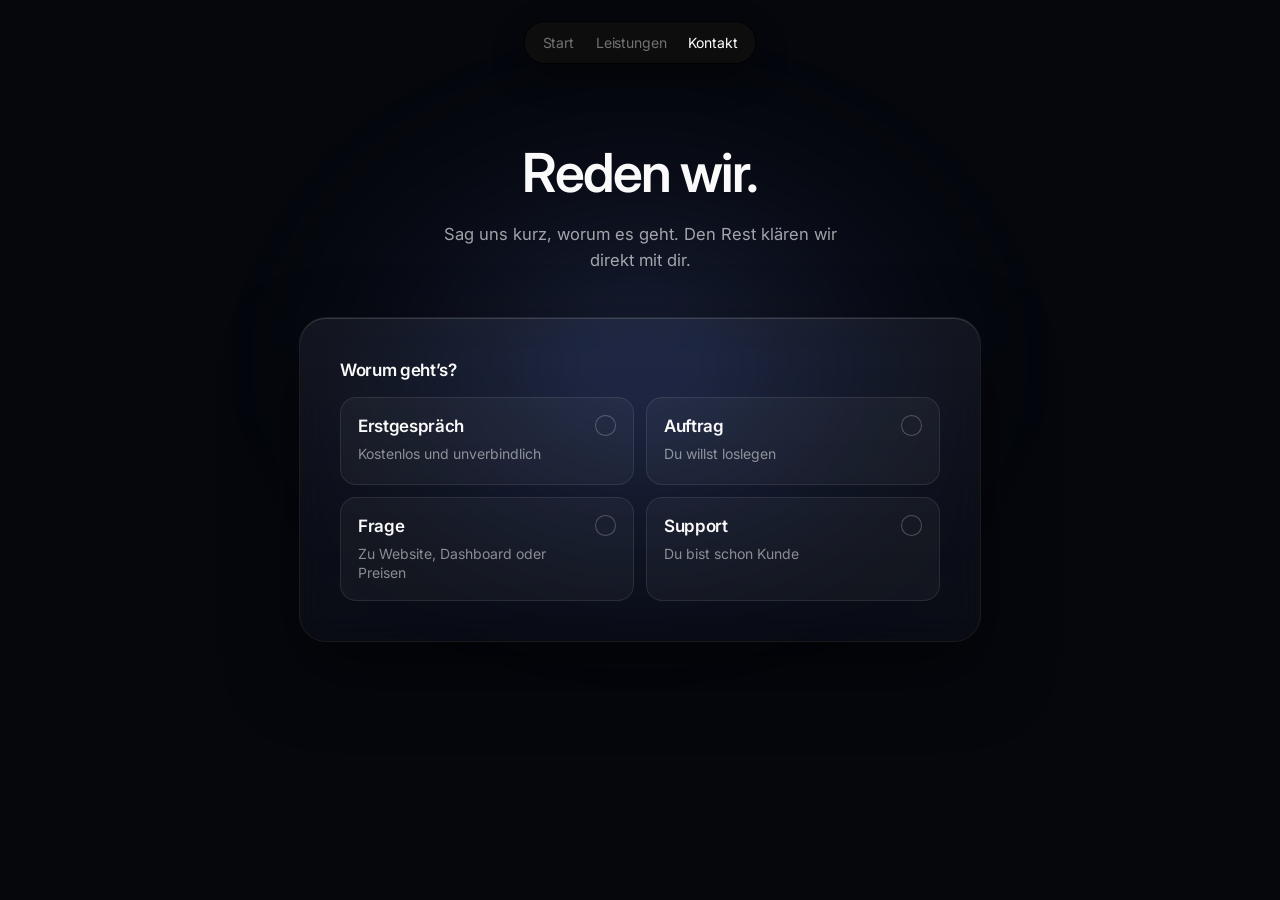
<file: kontakt.html>
<!doctype html>
<html lang="de">
<head>
  <meta charset="utf-8">
  <meta name="viewport" content="width=device-width, initial-scale=1, viewport-fit=cover">
  <title>Kontakt – Webflux</title>
  <meta name="description" content="Schreib uns: Erstgespräch, Auftrag, Frage oder Support – sag kurz, worum es geht.">
  <meta name="theme-color" content="#05070d">
  <link rel="preconnect" href="https://fonts.googleapis.com">
  <link rel="preconnect" href="https://fonts.gstatic.com" crossorigin>
  <link href="https://fonts.googleapis.com/css2?family=Inter:wght@400;500;600;700&display=swap" rel="stylesheet">
  <link rel="stylesheet" href="css/style.css">
  <link rel="stylesheet" href="css/kontakt.css">
</head>
<body>

  <!-- Navigation wie auf der Startseite, nur von Anfang an sichtbar und ohne Button
       (der Button würde auf diese Seite selbst zeigen). -->
  <nav class="floating-nav floating-nav--page is-visible" aria-label="Hauptnavigation">
    <a class="floating-nav__link" href="index.html">Start</a>
    <a class="floating-nav__link floating-nav__link--desktop" href="index.html#leistungen">Leistungen</a>
    <a class="floating-nav__link is-active" href="kontakt.html" aria-current="page">Kontakt</a>
  </nav>

  <!-- ============ KONTAKTSEITE ============
       Ein Formular in einer Glas-Karte, von oben nach unten:
         1) Worum geht's?     vier Kacheln (Erstgespräch, Auftrag, Frage, Support)
         2) Wie viele Accounts?   nur bei „Auftrag“: Solo oder Team, beim Team die
                              Zahl der Accounts (gleiche Staffel 1–20 wie bei den Preisen)
         3) Deine Angaben     erst sichtbar, wenn ein Grund gewählt ist
       Die Teile 2 und 3 liegen in .kfold und klappen weich auf.

       Mit nichts verbunden: Absenden prüft die Felder und zeigt die Dankeseite,
       verschickt aber nichts. Die Stelle für später ist send() in js/kontakt.js.
       Logik: js/kontakt.js, Aussehen: css/kontakt.css (Kreise, Regler und Schalter
       kommen aus der Preis-Sektion in css/style.css). -->
  <main class="kt">
    <div class="kt__glow" aria-hidden="true"></div>

    <div class="kt__inner">
      <header class="kt__intro">
        <h1 class="kt__title">Reden wir.</h1>
        <p class="kt__lead">Sag uns kurz, worum es geht. Den Rest klären wir direkt mit dir.</p>
      </header>

      <div class="kt__card">

        <form class="kform" id="kontakt-form" novalidate>

          <!-- ---------- 1) Grund ----------
               Pro Kachel stehen drei Texte am Radio, die js/kontakt.js beim Wählen einsetzt:
                 data-button       Beschriftung des Absende-Buttons
                 data-message      „required“ oder „optional“ für das Nachrichtenfeld
                 data-placeholder  Platzhalter im Nachrichtenfeld -->
          <fieldset class="kform__block">
            <legend class="kform__legend">Worum geht’s?</legend>

            <div class="kreasons">
              <label class="kreason">
                <input class="kreason__input" type="radio" name="grund" value="erstgespraech"
                       data-button="Gespräch anfragen" data-message="optional"
                       data-placeholder="Was soll ich vorab wissen? Zum Beispiel, wie dein Auftritt heute aussieht.">
                <span class="kreason__body">
                  <span class="kreason__name">Erstgespräch</span>
                  <span class="kreason__sub">Kostenlos und unverbindlich</span>
                </span>
                <span class="kreason__mark" aria-hidden="true"><svg width="11" height="11" viewBox="0 0 24 24" fill="none" stroke="currentColor" stroke-width="3.2" stroke-linecap="round" stroke-linejoin="round"><path d="M4 12.6 9.6 18.2 20 6.4"/></svg></span>
              </label>

              <label class="kreason">
                <input class="kreason__input" type="radio" name="grund" value="auftrag"
                       data-button="Anfrage senden" data-message="optional"
                       data-placeholder="Was soll entstehen? Alles, was uns beim Start hilft.">
                <span class="kreason__body">
                  <span class="kreason__name">Auftrag</span>
                  <span class="kreason__sub">Du willst loslegen</span>
                </span>
                <span class="kreason__mark" aria-hidden="true"><svg width="11" height="11" viewBox="0 0 24 24" fill="none" stroke="currentColor" stroke-width="3.2" stroke-linecap="round" stroke-linejoin="round"><path d="M4 12.6 9.6 18.2 20 6.4"/></svg></span>
              </label>

              <label class="kreason">
                <input class="kreason__input" type="radio" name="grund" value="frage"
                       data-button="Frage senden" data-message="required"
                       data-placeholder="Deine Frage zu Website, Dashboard oder Preisen.">
                <span class="kreason__body">
                  <span class="kreason__name">Frage</span>
                  <span class="kreason__sub">Zu Website, Dashboard oder Preisen</span>
                </span>
                <span class="kreason__mark" aria-hidden="true"><svg width="11" height="11" viewBox="0 0 24 24" fill="none" stroke="currentColor" stroke-width="3.2" stroke-linecap="round" stroke-linejoin="round"><path d="M4 12.6 9.6 18.2 20 6.4"/></svg></span>
              </label>

              <label class="kreason">
                <input class="kreason__input" type="radio" name="grund" value="support"
                       data-button="Nachricht senden" data-message="required"
                       data-placeholder="Was funktioniert nicht, und wo siehst du es?">
                <span class="kreason__body">
                  <span class="kreason__name">Support</span>
                  <span class="kreason__sub">Du bist schon Kunde</span>
                </span>
                <span class="kreason__mark" aria-hidden="true"><svg width="11" height="11" viewBox="0 0 24 24" fill="none" stroke="currentColor" stroke-width="3.2" stroke-linecap="round" stroke-linejoin="round"><path d="M4 12.6 9.6 18.2 20 6.4"/></svg></span>
              </label>
            </div>
          </fieldset>

          <!-- ---------- 2) Accounts (nur bei „Auftrag“) ---------- -->
          <div class="kfold" data-fold="accounts">
            <div class="kfold__in">
              <div class="kform__block kform__block--next" role="group" aria-labelledby="kf-accounts-title">
                <p class="kform__legend" id="kf-accounts-title">Wie viele Accounts?</p>
                <p class="kform__hint">Ein Account ist ein Zugang zum Dashboard. Solo ist einer, im Team wählst du die Zahl.</p>

                <!-- Schalter wie bei den Preisen; die weiße Pille misst js/kontakt.js.
                     Hier sind es Radios in Labels, damit Pfeiltasten und Formular von selbst gehen. -->
                <div class="kform__switch">
                  <div class="pswitch" role="radiogroup" aria-label="Solo oder Team">
                    <span class="pswitch__glider" aria-hidden="true"></span>
                    <label class="pswitch__item is-active">
                      <input class="sr-only" type="radio" name="plan" value="solo" checked>
                      Solo
                    </label>
                    <label class="pswitch__item">
                      <input class="sr-only" type="radio" name="plan" value="team">
                      Team
                    </label>
                  </div>
                </div>

                <!-- Teamgröße: Kreise und Regler wie bei den Preisen (js/kontakt.js baut die Kreise
                     aus dem max des Reglers). Nur sichtbar, solange „Team“ gewählt ist. -->
                <div class="kfold kfold--team" data-fold="team">
                  <div class="kfold__in">
                    <div class="price__team">
                      <div class="price__team-head">
                        <span class="price__team-count" aria-live="polite"><span data-count>4</span> Accounts</span>
                      </div>

                      <div class="price__stack" data-stack aria-hidden="true"></div>

                      <input class="price__range" type="range" name="accounts" min="1" max="20" step="1" value="4" data-range aria-label="Anzahl der Accounts">
                    </div>
                  </div>
                </div>
              </div>
            </div>
          </div>

          <!-- ---------- 3) Angaben ---------- -->
          <div class="kfold" data-fold="details">
            <div class="kfold__in">
              <div class="kform__block kform__block--next" role="group" aria-labelledby="kf-details-title">
                <p class="kform__legend" id="kf-details-title">Deine Angaben</p>

                <div class="kfields">
                  <div class="kfield">
                    <label for="kf-name">Name</label>
                    <input id="kf-name" name="name" type="text" autocomplete="name" aria-describedby="kf-name-err">
                    <p class="kfield__err" id="kf-name-err"></p>
                  </div>

                  <div class="kfield">
                    <label for="kf-email">E-Mail</label>
                    <input id="kf-email" name="email" type="email" autocomplete="email" inputmode="email" aria-describedby="kf-email-err">
                    <p class="kfield__err" id="kf-email-err"></p>
                  </div>

                  <div class="kfield">
                    <label for="kf-tel">Telefon <span class="kfield__opt">optional</span></label>
                    <input id="kf-tel" name="telefon" type="tel" autocomplete="tel" inputmode="tel">
                  </div>

                  <div class="kfield">
                    <label for="kf-office">Maklerbüro <span class="kfield__opt">optional</span></label>
                    <input id="kf-office" name="buero" type="text" autocomplete="organization">
                  </div>

                  <div class="kfield kfield--wide">
                    <label for="kf-message">Nachricht <span class="kfield__opt" data-message-opt>optional</span></label>
                    <textarea id="kf-message" name="nachricht" rows="4" aria-describedby="kf-message-err"></textarea>
                    <p class="kfield__err" id="kf-message-err"></p>
                  </div>
                </div>

                <div class="kform__foot">
                  <p class="kform__note">Wir nutzen deine Angaben nur, um dir zu antworten.</p>
                  <button class="btn btn--primary kform__submit" type="submit" data-submit>Absenden</button>
                </div>
              </div>
            </div>
          </div>

        </form>

        <!-- ---------- Danke (ersetzt das Formular nach dem Absenden) ---------- -->
        <div class="kdone" hidden>
          <div class="kdone__mark" aria-hidden="true"><svg width="24" height="24" viewBox="0 0 24 24" fill="none" stroke="currentColor" stroke-width="2.6" stroke-linecap="round" stroke-linejoin="round"><path d="M4 12.6 9.6 18.2 20 6.4"/></svg></div>
          <h2 class="kdone__title" tabindex="-1" data-done-title>Danke.</h2>
          <p class="kdone__text">Wir melden uns bei dir.</p>
          <p class="kdone__recap" data-done-recap></p>
          <div class="kdone__actions">
            <a class="btn btn--primary" href="index.html">Zur Startseite</a>
            <button class="btn btn--secondary" type="button" data-again>Weitere Nachricht</button>
          </div>
        </div>

      </div>
    </div>
  </main>

  <script src="js/kontakt.js"></script>
</body>
</html>
</file>
<file: css/style.css>
/* ==========================================================================
   webflux – Hero
   ========================================================================== */

:root {
  --bg: #05070d;
  --fg: #fafafa;
  --muted: rgba(255, 255, 255, 0.62);
  --font: "Inter", system-ui, -apple-system, "Segoe UI", Roboto, sans-serif;
  --lh: 1.25;          /* Zeilenhöhe der Headline = Fenster des Wortrollers; Inter braucht ~1.22em, sonst werden Unterlängen (g) abgeschnitten */
  --headline-color: #ffffff; /* Feste Farbe der rollenden Headline-Wörter */
  --hero-vh: 320;      /* Scroll-Strecke, in der der Hero festgepinnt bleibt */
  --hero-lift: -6vh;   /* Wie weit der Intro-Block (Headline, Text, Buttons) über der Mitte sitzt */
  --nav-z: 70;
}

*, *::before, *::after { box-sizing: border-box; }

html {
  background: var(--bg);
  color: var(--fg);
  -webkit-text-size-adjust: 100%;
}

body {
  margin: 0;
  font-family: var(--font);
  font-size: 16px;
  line-height: 1.5;
  -webkit-font-smoothing: antialiased;
  -moz-osx-font-smoothing: grayscale;
  overflow-x: hidden;
}

a { color: inherit; text-decoration: none; }
svg { display: block; flex: none; }

.sr-only {
  position: absolute;
  width: 1px; height: 1px;
  padding: 0; margin: -1px;
  overflow: hidden; clip: rect(0 0 0 0);
  white-space: nowrap; border: 0;
}

/* --------------------------------------------------------------------------
   Schwebende Navigation
   -------------------------------------------------------------------------- */

.floating-nav {
  position: fixed;
  top: 22px; left: 50%;
  z-index: var(--nav-z);
  display: flex;
  align-items: center;
  gap: 20px;
  padding: 4px 4px 4px 16px;
  border-radius: 999px;
  background:
    linear-gradient(90deg, rgba(255, 255, 255, 0.05), rgba(255, 255, 255, 0.05)),
    rgba(0, 0, 0, 0.86);
  box-shadow: 0 0 0 1px rgba(0, 0, 0, 0.8), 0 12px 32px rgba(0, 0, 0, 0.35);
  transform: translate(-50%, -12px);
  opacity: 0;
  pointer-events: none;
  transition: opacity 0.35s ease, transform 0.35s ease;
}

.floating-nav.is-visible {
  opacity: 1;
  transform: translate(-50%, 0);
  pointer-events: auto;
}

.floating-nav__link {
  font-size: 14px;
  letter-spacing: -0.01em;
  color: rgba(255, 255, 255, 0.42);
  transition: color 0.2s ease;
}

.floating-nav__link:hover,
.floating-nav__link.is-active { color: #fff; }

.floating-nav__cta {
  display: inline-flex;
  align-items: center;
  height: 34px;
  padding: 0 15px;
  border-radius: 999px;
  background: #fff;
  color: #111;
  font-size: 13.5px;
  font-weight: 500;
  transition: transform 0.2s ease, background 0.2s ease;
}

.floating-nav__cta:hover { background: #f2f2f2; transform: translateY(-1px); }

/* --------------------------------------------------------------------------
   Hero – Layout & Video
   -------------------------------------------------------------------------- */

.hero {
  position: relative;
  height: calc(var(--hero-vh) * 1vh);
  height: calc(var(--hero-vh) * 1svh);
  background: var(--bg);
}

.hero__sticky {
  position: sticky;
  top: 0;
  height: 100vh;
  height: 100svh;
  overflow: hidden;
}

.hero__frame {
  position: absolute;
  inset: 0;
  overflow: hidden;
  background: #000;
  will-change: clip-path;
}

.hero__video-stack {
  position: absolute;
  inset: 0;
  isolation: isolate; /* eigener Stapelkontext: die z-Indizes der Video-Ebenen bleiben unter Overlay & Text */
}

.hero__video {
  position: absolute;
  inset: 0;
  width: 100%;
  height: 100%;
  object-fit: cover;
  transform: scale(1.01); /* verdeckt die 2px dunkle Spalte am rechten Rand des Clips */
  transform-origin: center;
}

.hero__video--blend {
  opacity: 0; /* zweite Ebene fürs Überblenden, Deckkraft setzt js/main.js */
}

.hero__canvas {
  position: absolute;
  inset: 0;
  width: 100%;
  height: 100%;
  z-index: 2; /* über den Video-Ebenen (z-index 0/1 setzt js/main.js); bis zum ersten Bild transparent, dann scheint das Poster durch */
  /* kein Transform: den 1,01-fachen Zoom rechnet js/frames.js in den Bildausschnitt, so muss die GPU die große Ebene nicht jedes Mal neu skalieren */
}

.hero__overlay {
  position: absolute;
  inset: 0;
  pointer-events: none;
  background:
    radial-gradient(60% 50% at 50% 42%, rgba(4, 8, 20, 0.28), transparent 70%),
    linear-gradient(180deg, rgba(4, 8, 20, 0.62) 0%, rgba(4, 8, 20, 0.32) 38%, rgba(4, 8, 20, 0) 62%, rgba(4, 8, 20, 0.3) 100%);
}

/* --------------------------------------------------------------------------
   Hero – Intro (Headline, Wortroller, Buttons)
   -------------------------------------------------------------------------- */

.hero__content {
  position: absolute;
  inset: 0;
  display: flex;
  flex-direction: column;
  align-items: center;
  justify-content: center;
  text-align: center;
  padding: 0 20px;
  transform: translateY(var(--hero-lift));
  will-change: opacity, transform;
}

.hero__title {
  margin: 0 0 8px;
  font-size: clamp(48px, 8vw, 92px);
  font-weight: 600;
  line-height: var(--lh);
  letter-spacing: -0.035em;
  color: #fafafa;
  text-shadow: 0 2px 24px rgba(0, 0, 0, 0.35);
}

.hero__roll {
  display: block;
  height: calc(var(--lh) * 1em);
  overflow: hidden; /* Wörter laufen ohne weiche Kanten ein und aus */
}

.hero__roll-track {
  display: block;
  transform: translateY(calc(var(--i, 0) * var(--lh) * -1em));
  transition: transform 0.8s cubic-bezier(0.76, 0, 0.24, 1);
  will-change: transform;
}

.hero__word {
  display: block;
  height: calc(var(--lh) * 1em);
  white-space: nowrap;
  color: var(--headline-color);
  text-shadow: 0 2px 20px rgba(0, 0, 0, 0.45);
}

/* Einlaufendes Wort: startet unscharf und wird scharf, während es einrastet
   (gleiche Dauer und Kurve wie die Rollbewegung; js/main.js setzt die Klasse) */
.hero__word.is-entering {
  animation: word-blur-in 0.8s cubic-bezier(0.5, 0, 0.3, 1) backwards;
}

@keyframes word-blur-in {
  from { filter: blur(0.16em); opacity: 0.5; }
  to   { filter: blur(0);      opacity: 1; }
}

/* Blur-Wechsel (Standard, js/main.js setzt .hero__roll--fade): kein Rollen, die Wörter
   liegen übereinander. Das alte Wort wird unscharf und verschwindet, kurz danach
   erscheint das nächste unscharf und wird scharf. */
.hero__roll--fade { overflow: visible; }   /* sonst wird die Unschärfe oben und unten hart abgeschnitten */

.hero__roll--fade .hero__roll-track {
  display: grid;
  transform: none;
  transition: none;
}

.hero__roll--fade .hero__word {
  grid-area: 1 / 1;
  opacity: 0;
}

.hero__roll--fade .hero__word.is-current { opacity: 1; }

.hero__roll--fade .hero__word.is-leaving {
  animation: word-blur-away 1.1s cubic-bezier(0.4, 0, 0.6, 1) both;
}

.hero__roll--fade .hero__word.is-entering {
  animation: word-unblur 1.5s cubic-bezier(0.3, 0.1, 0.3, 1) 0.7s backwards;
}

@keyframes word-blur-away {
  from { filter: blur(0);      opacity: 1; }
  to   { filter: blur(0.22em); opacity: 0; }
}

@keyframes word-unblur {
  from { filter: blur(0.22em); opacity: 0; }
  to   { filter: blur(0);      opacity: 1; }
}

.hero__sub {
  max-width: 520px;
  margin: 0 0 26px;
  font-size: clamp(13px, 1.1vw, 15px);
  font-weight: 400;
  line-height: 1.5;
  letter-spacing: 0;
  color: rgba(255, 255, 255, 0.7);
  text-shadow: 0 1px 12px rgba(0, 0, 0, 0.4);
}

.hero__actions {
  display: flex;
  flex-wrap: wrap;
  justify-content: center;
  gap: 12px;
}

.btn {
  display: inline-flex;
  align-items: center;
  height: 44px;
  padding: 0 20px;
  border-radius: 11px;
  font-size: 15px;
  font-weight: 500;
  letter-spacing: -0.01em;
  white-space: nowrap;
  transition: transform 0.2s ease, background 0.2s ease, box-shadow 0.2s ease;
}

.btn:hover { transform: translateY(-1px); }
.btn:active { transform: translateY(0); }

.btn--primary {
  background: #fff;
  color: #121212;
  box-shadow: 0 1px 2px rgba(0, 0, 0, 0.25), 0 10px 28px rgba(0, 0, 0, 0.22);
}

.btn--primary:hover { background: #f4f4f4; }

.btn--secondary {
  background: rgba(12, 14, 22, 0.82);
  color: #fff;
  box-shadow: inset 0 0 0 1px rgba(255, 255, 255, 0.16), 0 10px 28px rgba(0, 0, 0, 0.18);
}

.btn--secondary:hover { background: rgba(22, 26, 38, 0.86); }

.hero__hint {
  display: inline-flex;
  align-items: center;
  gap: 4px;
  margin-top: 18px;
  font-size: 13px;
  color: var(--muted);
  transition: color 0.2s ease;
}

.hero__hint:hover { color: #fff; }

/* --------------------------------------------------------------------------
   Hero – Demo-Block (erscheint beim Scrollen)
   -------------------------------------------------------------------------- */

.hero__demo {
  position: absolute;
  left: 0; right: 0; top: 50%;
  display: flex;
  flex-direction: column;
  align-items: center;
  text-align: center;
  padding: 0 20px;
  transform: translateY(-50%);
  opacity: 0;
  pointer-events: none;
  will-change: opacity, transform;
}

.hero__demo-kicker {
  margin: 0 0 8px;
  font-size: 12.5px;
  font-weight: 500;
  letter-spacing: 0.08em;
  text-transform: uppercase;
  color: rgba(255, 255, 255, 0.55);
}

.hero__demo-text {
  margin: 0 0 22px;
  max-width: 22ch;
  font-size: clamp(22px, 3vw, 32px);
  font-weight: 600;
  line-height: 1.2;
  letter-spacing: -0.03em;
  text-shadow: 0 2px 20px rgba(0, 0, 0, 0.35);
}

/* Button im Stil von Supabase "Request a demo" */
.btn-demo {
  display: inline-flex;
  align-items: center;
  height: 36px;
  padding: 0 16px;
  border-radius: 6px;
  font-size: 13.5px;
  font-weight: 500;
  color: #ededed;
  background: rgba(28, 28, 28, 0.9);
  border: 1px solid rgba(255, 255, 255, 0.22);
  transition: background 0.2s ease, border-color 0.2s ease, transform 0.2s ease;
}

.btn-demo:hover {
  background: rgba(38, 38, 38, 0.92);
  border-color: rgba(255, 255, 255, 0.42);
  transform: translateY(-1px);
}

/* --------------------------------------------------------------------------
   Hero – Scroll-Hinweis
   -------------------------------------------------------------------------- */

.hero__cue {
  position: absolute;
  bottom: 26px; left: 50%;
  display: flex;
  flex-direction: column;
  align-items: center;
  gap: 4px;
  font-size: 11.5px;
  letter-spacing: 0.08em;
  text-transform: uppercase;
  color: rgba(255, 255, 255, 0.55);
  transform: translateX(-50%);
  pointer-events: none;
}

.hero__cue svg { animation: cue-bounce 1.8s ease-in-out infinite; }

@keyframes cue-bounce {
  0%, 100% { transform: translateY(0); }
  50%      { transform: translateY(5px); }
}

/* --------------------------------------------------------------------------
   Responsive
   -------------------------------------------------------------------------- */

@media (max-width: 800px) {
  :root { --hero-vh: 260; --hero-lift: -5vh; }
  .hero__title { font-size: clamp(40px, 13vw, 60px); margin-bottom: 6px; }
  .hero__sub { margin-bottom: 22px; font-size: 13.5px; }
  .hero__sub br { display: none; }
  .btn { height: 42px; font-size: 14.5px; }
}

@media (max-width: 640px) {
  .floating-nav { gap: 16px; padding-left: 14px; }
  .floating-nav__link--desktop { display: none; }
}

@media (prefers-reduced-motion: reduce) {
  .hero__roll-track { transition: none; }
  .hero__word.is-entering,
  .hero__roll--fade .hero__word.is-entering,
  .hero__roll--fade .hero__word.is-leaving { animation: none; }
  .hero__cue svg { animation: none; }
  .floating-nav, .btn, .btn-demo, .floating-nav__cta { transition: none; }
}

/* ==========================================================================
   Sektion „Mehr als nur eine Website“
   Oben Überschrift und wechselnde Zeile, darunter der Video-Platzhalter, unten
   der Liquid-Glass-Schalter (Feinheiten des Aufbaus: Block .more--stack unten).
   Zustände setzt js/more.js: .more.is-in (Sektion sichtbar), .is-active an
   Punkt/Text/Video, am Schalter is-seed -> is-grow -> is-open -> is-ready.
   ========================================================================== */

.more {
  position: relative;
  /* Seitenabstand = Rand der Hero-Karte am Ende des Scrollens (--frame-side setzt js/main.js),
     damit Text und Video nicht breiter sind als das Bild darüber */
  padding: 140px var(--frame-side, 20px) 120px;
  overflow: clip; /* clip statt hidden: hidden würde den Sticky-Schalter an die Sektion binden */
  background: var(--bg);
}

/* Weiches Leuchten hinter Video und Schalter – gibt dem Glas etwas zum Brechen */
.more__glow {
  position: absolute;
  left: 50%;
  top: 48%;
  width: min(1100px, 130vw);
  height: 720px;
  transform: translate(-32%, -50%);
  background: radial-gradient(closest-side, rgba(120, 150, 255, 0.16), rgba(120, 150, 255, 0.05) 45%, transparent 75%);
  filter: blur(40px);
  pointer-events: none;
}

.more__inner {
  position: relative;
  max-width: 1240px;
  margin: 0 auto;
}

/* Einblenden beim Reinscrollen */
.more__media {
  opacity: 0;
  transform: translateY(24px);
  transition: opacity 0.8s ease, transform 0.9s cubic-bezier(0.22, 1, 0.36, 1);
}

.more.is-in .more__media { opacity: 1; transform: none; transition-delay: 0.1s; }

/* --------------------------------------------------------------------------
   Oben: Überschrift und wechselnde Zeile
   -------------------------------------------------------------------------- */

.more__title {
  margin: 0 0 34px;
  font-size: clamp(34px, 4.2vw, 56px);
  font-weight: 600;
  line-height: 1.08;
  letter-spacing: -0.035em;
  color: #fafafa;
}

/* Die drei Detailblöcke liegen übereinander, nur der aktive ist sichtbar */
.more__details {
  display: grid;
  align-items: start;
}

.more__detail,
.more__caption {
  grid-area: 1 / 1;
  opacity: 0;
  visibility: hidden;
  transform: translateY(10px);
  transition: opacity 0.4s ease, transform 0.4s ease, visibility 0s linear 0.4s;
}

.more__detail.is-active,
.more__caption.is-active {
  opacity: 1;
  visibility: visible;
  transform: none;
  transition-delay: 0.15s, 0.15s, 0s;
}

/* Unter dem Video: je Punkt ein kurzer Text, gleiches Wechseln wie bei der Zeile oben.
   Alle drei liegen übereinander, die Höhe richtet sich nach dem längsten. */
.more__captions {
  display: grid;
  max-width: 640px;
  margin: clamp(26px, 3.4vw, 40px) auto 0;
  text-align: center;
  opacity: 0;
  transform: translateY(24px);
  transition: opacity 0.8s ease, transform 0.9s cubic-bezier(0.22, 1, 0.36, 1);
}

.more.is-in .more__captions { opacity: 1; transform: none; transition-delay: 0.2s; }

.more__caption {
  margin: 0;
  font-size: clamp(15px, 1.25vw, 17px);
  line-height: 1.6;
  color: rgba(255, 255, 255, 0.58);
}

/* --------------------------------------------------------------------------
   Darunter: Video-Bühne (Platzhalter, später echte Videos)
   -------------------------------------------------------------------------- */

.more__stage {
  position: relative;
  display: grid;
  aspect-ratio: 16 / 10;
  border-radius: 22px;
  background: #0b0e16;
  box-shadow:
    0 0 0 1px rgba(255, 255, 255, 0.1),
    inset 0 1px 0 rgba(255, 255, 255, 0.08),
    0 30px 80px rgba(0, 0, 0, 0.55);
  overflow: hidden;
}

.more__screen {
  grid-area: 1 / 1;
  display: flex;
  flex-direction: column;
  min-height: 0;
  opacity: 0;
  visibility: hidden;
  transform: scale(0.985);
  transition: opacity 0.5s ease, transform 0.5s ease, visibility 0s linear 0.5s;
}

.more__screen.is-active {
  opacity: 1;
  visibility: visible;
  transform: none;
  transition-delay: 0s;
}

/* Fensterleiste mit drei Punkten */
.more__chrome {
  display: flex;
  gap: 6px;
  padding: 14px 16px;
  border-bottom: 1px solid rgba(255, 255, 255, 0.06);
}

.more__chrome i {
  width: 9px;
  height: 9px;
  border-radius: 50%;
  background: rgba(255, 255, 255, 0.14);
}

.more__placeholder {
  position: relative;
  flex: 1;
  display: grid;
  place-items: center;
  min-height: 0;
  overflow: hidden;
}

/* Das echte Video füllt die Fläche. js/more.js startet und pausiert es (nur wenn man es sieht); der Nutzer soll
   es nicht anhalten können: keine Bedienelemente im Markup, dazu reagiert es nicht auf Klick, Tippen oder Rechtsklick. */
.more__video {
  position: absolute;
  inset: 0;
  width: 100%;
  height: 100%;
  object-fit: cover;
  pointer-events: none;
  user-select: none;
  -webkit-user-select: none;
}

/* Design: helles 16:9-Video (Hintergrund #fdfdfd). Die Bühne ist breiter als 16:9, das Video füllt sie
   (cover) und wird mittig oben und unten beschnitten; die Fläche hat dieselbe Farbe wie das Video,
   falls beim Laden kurz etwas durchscheint. */
.more__screen--film .more__placeholder { background: #fdfdfd; }
.more__screen--film .more__video { object-fit: cover; object-position: 50% 50%; }

.more__soon {
  position: relative;
  z-index: 1;
  display: inline-flex;
  align-items: center;
  gap: 10px;
  height: 38px;
  padding: 0 16px 0 8px;
  border-radius: 999px;
  font-size: 13px;
  font-weight: 500;
  white-space: nowrap;
  color: rgba(255, 255, 255, 0.86);
  background: rgba(10, 12, 20, 0.72);
  box-shadow: inset 0 0 0 1px rgba(255, 255, 255, 0.14), 0 10px 30px rgba(0, 0, 0, 0.35);
  -webkit-backdrop-filter: blur(8px);
  backdrop-filter: blur(8px);
}

.more__play {
  display: grid;
  place-items: center;
  width: 24px;
  height: 24px;
  border-radius: 50%;
  background: #fff;
  color: #111;
}

/* Skelette: deuten an, was das jeweilige Video später zeigt */
.more__skeleton {
  position: absolute;
  inset: 0;
  display: grid;
  padding: 7%;
  gap: 12px;
  pointer-events: none;
}

.more__skeleton i {
  display: block;
  border-radius: 10px;
  background: rgba(255, 255, 255, 0.055);
  box-shadow: inset 0 0 0 1px rgba(255, 255, 255, 0.045);
}

/* Design: großes Bild links, Textzeilen rechts */
.more__skeleton--design {
  grid-template-columns: 1.25fr 1fr;
  grid-template-rows: 1fr auto auto auto 1fr;
  column-gap: 8%;
  row-gap: 14px;
}
.more__skeleton--design i:nth-child(1) {
  grid-row: 1 / -1;
  background: linear-gradient(135deg, rgba(140, 160, 255, 0.16), rgba(255, 255, 255, 0.04) 60%, rgba(200, 150, 255, 0.1));
}
.more__skeleton--design i:nth-child(2) { grid-row: 2; height: 26px; width: 85%; }
.more__skeleton--design i:nth-child(3) { grid-row: 3; height: 12px; width: 100%; }
.more__skeleton--design i:nth-child(4) { grid-row: 4; height: 12px; width: 62%; }

/* Code: eingerückte Zeilen */
.more__skeleton--code {
  align-content: center;
  gap: 11px;
}
.more__skeleton--code i { height: 10px; border-radius: 5px; }
.more__skeleton--code i:nth-child(1) { width: 34%; }
.more__skeleton--code i:nth-child(2) { width: 58%; margin-left: 6%; }
.more__skeleton--code i:nth-child(3) { width: 44%; margin-left: 12%; background: rgba(140, 200, 255, 0.11); }
.more__skeleton--code i:nth-child(4) { width: 66%; margin-left: 12%; }
.more__skeleton--code i:nth-child(5) { width: 28%; margin-left: 6%; background: rgba(140, 200, 255, 0.11); }
.more__skeleton--code i:nth-child(6) { width: 52%; margin-left: 6%; }
.more__skeleton--code i:nth-child(7) { width: 18%; }

/* Dashboard: drei Kacheln, darunter eine breite Fläche */
.more__skeleton--dashboard {
  grid-template-columns: repeat(3, 1fr);
  grid-template-rows: minmax(0, 0.55fr) minmax(0, 1fr);
}
.more__skeleton--dashboard i:nth-child(4) { grid-column: 1 / -1; }

/* --------------------------------------------------------------------------
   Unten: Liquid-Glass-Schalter (nur Punkte)
   Einfahren: als Punkt wachsen (is-grow), dann nach links und rechts breit
   werden (is-open), zum Schluss freie Breite (is-ready). Beim Hochscrollen
   läuft das rückwärts (is-closing -> is-grow -> is-seed).
   In Ruhe ist die Leiste flach (30px); beim Hover wächst sie auf 48px, und der
   einzelne Punkt darunter wird breiter und zeigt seinen Namen. Nur der aktive
   Punkt ist eine Pille, die anderen sind Kreise.
   -------------------------------------------------------------------------- */

.more__switch {
  position: sticky;
  bottom: calc(24px + env(safe-area-inset-bottom, 0px));
  z-index: 5;
  display: flex;
  justify-content: center;
  align-items: center;
  min-height: 48px; /* Höhe der aufgeklappten Leiste: sie wächst um ihre Mitte, ohne Layout-Sprung */
  margin-top: clamp(48px, 7vh, 80px);
  pointer-events: none; /* die volle Breite darf nichts blockieren, nur die Pille selbst */
}

/* Leuchten direkt hinter dem Schalter – das Glas hat so etwas zum Brechen; erst an, wenn der Punkt erscheint */
.more__switch::before {
  content: "";
  opacity: 0;
  transition: opacity 0.6s ease;
  position: absolute;
  left: 50%;
  top: 50%;
  width: 360px;
  height: 150px;
  transform: translate(-50%, -50%);
  border-radius: 50%;
  background: radial-gradient(closest-side, rgba(150, 175, 255, 0.22), rgba(150, 175, 255, 0.06) 55%, transparent 100%);
  filter: blur(22px);
  pointer-events: none;
}

.more__switch.is-on::before { opacity: 1; }

.glass-switch {
  /* Ruhe: flache Leiste. Beim Hover (oder Tastaturfokus, oder ohne Maus) die großen Werte weiter unten.
     Nur der aktive Punkt ist eine Pille (--dot-w breit), die anderen sind Kreise (--dot). */
  --dot: 18px;      /* Durchmesser der Kreise = Höhe aller Punkte */
  --dot-w: 42px;    /* Breite der aktiven Pille */
  --pad: 6px;
  --gap: 8px;
  --count: 3;       /* Anzahl der Punkte, setzt js/more.js */
  --seed: calc(var(--dot) + 2 * var(--pad));   /* Breite des Startpunkts (ein Kreis, so hoch wie die Pille) */
  --sw: calc(var(--dot-w) + (var(--count) - 1) * (var(--dot) + var(--gap)) + 2 * var(--pad)); /* Breite mit allen Punkten */
  z-index: 1;
  pointer-events: auto;
  position: relative;
  display: flex;
  justify-content: center;
  align-items: center;
  gap: var(--gap);
  height: var(--seed);
  padding: var(--pad);
  border-radius: 999px;
  color: #fff;
  background:
    linear-gradient(180deg, rgba(255, 255, 255, 0.13), rgba(255, 255, 255, 0.05)),
    rgba(16, 18, 28, 0.55);
  box-shadow:
    inset 0 1px 0 rgba(255, 255, 255, 0.26),
    inset 0 -1px 0 rgba(0, 0, 0, 0.28),
    0 0 0 1px rgba(255, 255, 255, 0.09),
    0 18px 44px rgba(0, 0, 0, 0.45);
  -webkit-backdrop-filter: blur(18px) saturate(160%);
  backdrop-filter: blur(18px) saturate(160%);
  white-space: nowrap;
  overflow: hidden;
  transition:
    width 0.7s cubic-bezier(0.76, 0, 0.24, 1),
    transform 0.55s cubic-bezier(0.34, 1.56, 0.64, 1),
    opacity 0.25s ease,
    height 0.35s cubic-bezier(0.22, 1, 0.36, 1),
    padding 0.35s cubic-bezier(0.22, 1, 0.36, 1),
    gap 0.35s cubic-bezier(0.22, 1, 0.36, 1);
}

/* Aufgeklappt: beim Hover, bei Tastaturfokus (nicht nach Mausklick, sonst bliebe sie offen)
   und auf Geräten ohne Maus dauerhaft. Getrennte Regeln, damit ältere Browser ohne :has()
   wenigstens den Hover behalten. */
.glass-switch:hover {
  --dot: 32px;
  --dot-w: 60px;
  --pad: 8px;
  --gap: 10px;
}

.glass-switch:has(:focus-visible) {
  --dot: 32px;
  --dot-w: 60px;
  --pad: 8px;
  --gap: 10px;
}

@media (hover: none) {
  .glass-switch {
    --dot: 32px;
    --dot-w: 60px;
    --pad: 8px;
    --gap: 10px;
  }
}

/* Glanzlicht oben links – der „flüssige“ Look */
.glass-switch::before {
  content: "";
  position: absolute;
  inset: 0;
  border-radius: inherit;
  background:
    radial-gradient(120% 90% at 18% 0%, rgba(255, 255, 255, 0.2), transparent 55%),
    radial-gradient(80% 60% at 85% 100%, rgba(255, 255, 255, 0.07), transparent 60%);
  pointer-events: none;
}

/* Ein- und Ausfahr-Zustände (setzt js/more.js) */
.glass-switch.is-seed {
  width: var(--seed);
  transform: scale(0);
  opacity: 0;
  /* Rückweg: der Punkt zieht sich ohne Überschwingen zusammen */
  transition: width 0s, transform 0.4s cubic-bezier(0.55, 0, 0.8, 0.2), opacity 0.3s ease 0.1s,
              height 0.35s ease, padding 0.35s ease, gap 0.35s ease;
}
.glass-switch.is-grow  { width: var(--seed); transform: scale(1); opacity: 1; }
.glass-switch.is-open  { width: var(--sw, auto); transform: scale(1); opacity: 1; }
.glass-switch.is-ready { width: auto; overflow: visible; }

/* Rückwärts (Hochscrollen): erst verschwinden die Punkte, dann schrumpft die Pille */
.glass-switch.is-closing { transition-delay: 0.12s, 0s, 0s, 0s, 0s, 0s; }

.glass-switch__item {
  --d: 0s;
  --w: var(--dot-w); /* Breite mit sichtbarem Namen, misst js/more.js */
  position: relative;
  display: inline-flex;
  align-items: center;
  justify-content: center;
  flex: none;
  width: var(--dot);   /* Kreis; die aktive Pille bekommt --dot-w */
  height: var(--dot);
  margin: 0;
  padding: 0;
  border: 0;
  border-radius: 999px;
  font: inherit;
  color: #fff;
  background: rgba(255, 255, 255, 0.16);
  box-shadow:
    inset 0 1px 0 rgba(255, 255, 255, 0.3),
    inset 0 -1px 0 rgba(0, 0, 0, 0.22),
    inset 0 0 0 1px rgba(255, 255, 255, 0.05);
  overflow: hidden;
  cursor: pointer;
  -webkit-tap-highlight-color: transparent;
  transition:
    width 0.45s cubic-bezier(0.76, 0, 0.24, 1),
    background-color 0.25s ease,
    opacity 0.35s ease var(--d),
    transform 0.5s cubic-bezier(0.34, 1.56, 0.64, 1) var(--d),
    height 0.35s cubic-bezier(0.22, 1, 0.36, 1);
}

/* Punkte sind erst da, wenn der Schalter aufgeht – der mittlere zuerst, die äußeren danach */
.glass-switch.is-seed .glass-switch__item,
.glass-switch.is-grow .glass-switch__item {
  opacity: 0;
  transform: scale(0.4);
}

.glass-switch.is-open .glass-switch__item {
  --d: calc(0.18s + var(--n, 0) * 0.07s);
}

/* Beim Schließen umgekehrt: die äußeren zuerst */
.glass-switch.is-closing .glass-switch__item {
  --d: calc((1 - var(--n, 0)) * 0.06s);
  transition-duration: 0.45s, 0.25s, 0.2s, 0.3s, 0.35s;
}

/* Name: liegt mittig im Punkt und wird sichtbar, sobald der Punkt breit wird */
.glass-switch__label {
  position: relative;
  z-index: 1; /* über der Fortschritts-Füllung */
  flex: none;
  padding: 0 14px;
  font-size: 13px;
  font-weight: 500;
  letter-spacing: -0.01em;
  white-space: nowrap;
  opacity: 0;
  transition: opacity 0.2s ease;
}

/* Hover / Tastaturfokus: Punkt wird breit und zeigt den Namen */
.glass-switch__item:hover,
.glass-switch__item:focus-visible {
  width: max(var(--dot-w), var(--w));
  background: rgba(255, 255, 255, 0.24);
}

.glass-switch__item:hover .glass-switch__label,
.glass-switch__item:focus-visible .glass-switch__label {
  opacity: 1;
  transition-delay: 0.1s;
}

.glass-switch__item:active { transform: scale(0.96); }

/* Aktiver Punkt: Pille statt Kreis, heller Ring mit Abstand, wie im Vorbild */
.glass-switch__item.is-active {
  width: var(--dot-w);
  background: rgba(255, 255, 255, 0.22);
  outline: 2px solid rgba(255, 255, 255, 0.95);
  outline-offset: 2px;
}

/* Fortschritt bis zum nächsten Punkt: die aktive Pille füllt sich von links.
   --progress (0 bis 1) setzt js/more.js: bei einem Panel mit Video die Abspielposition des Videos,
   sonst die verstrichene Zeit. Ist das Video zu Ende (oder die Zeit um), schaltet js/more.js weiter. */
.glass-switch__item.is-active::after {
  content: "";
  position: absolute;
  inset: 0;
  border-radius: inherit;
  background: rgba(255, 255, 255, 0.3);
  clip-path: inset(0 calc((1 - var(--progress, 0)) * 100%) 0 0);
  pointer-events: none;
  transition: opacity 0.25s ease;
}

/* Ohne Autoplay (prefers-reduced-motion) keine Füllung */
.glass-switch.is-static .glass-switch__item.is-active::after { display: none; }

/* Solange der Name zu sehen ist, tritt die Füllung zurück */
.glass-switch__item.is-active:hover::after,
.glass-switch__item.is-active:focus-visible::after { opacity: 0.5; }

.glass-switch__item.is-active:hover,
.glass-switch__item.is-active:focus-visible {
  width: max(var(--dot-w), var(--w));
}

.glass-switch__item:focus-visible {
  outline: 2px solid #9ec0ff;
  outline-offset: 3px;
}

/* --------------------------------------------------------------------------
   Responsive & reduzierte Bewegung
   -------------------------------------------------------------------------- */

@media (max-width: 900px) {
  .more { padding: 96px var(--frame-side, 20px) 88px; }
  .more__switch { margin-top: 40px; }
  .more__glow { transform: translate(-50%, -50%); }
}

@media (prefers-reduced-motion: reduce) {
  .more__media, .more__switch, .more__captions,
  .more__detail, .more__caption, .more__screen,
  .glass-switch, .glass-switch__item, .glass-switch__label { transition: none; }
}

/* ==========================================================================
   Kompakter Aufbau der Sektion (.more--stack)
   Oben nur Überschrift und eine kurze Zeile, darunter das Video über die volle
   Breite, unten der Schalter. Diese Fassung hat der Nutzer am 2026-09-15 aus
   zwei Entwürfen gewählt; die zweispaltige Fassung (Text links, Video rechts)
   ist mitsamt Versionsschalter entfallen.
   ========================================================================== */

/* Kompakt genug, damit Überschrift und Video zusammen auf einen Bildschirm passen */
.more--stack {
  padding-top: clamp(96px, 11vh, 132px);
  padding-bottom: clamp(80px, 9vh, 110px);
}

/* Kein seitlicher Versatz des Leuchtens, die Sektion ist mittig aufgebaut */
.more--stack .more__glow {
  top: 52%;
  transform: translate(-50%, -50%);
}

/* Oben: Überschrift + eine wechselnde Zeile, mittig und schmal */
.more--stack .more__head {
  max-width: 720px;
  margin: 0 auto clamp(34px, 4.5vw, 56px);
  text-align: center;
  /* gleiches Einblenden wie in Version A */
  opacity: 0;
  transform: translateY(24px);
  transition: opacity 0.8s ease, transform 0.9s cubic-bezier(0.22, 1, 0.36, 1);
}

.more--stack.is-in .more__head { opacity: 1; transform: none; }

.more--stack .more__title { margin: 0 0 12px; }

.more--stack .more__detail {
  margin: 0;
  font-size: clamp(16px, 1.5vw, 19px);
  line-height: 1.5;
  color: rgba(255, 255, 255, 0.66);
}

/* Darunter: Video – hier klebt nichts, es scrollt einfach mit */
.more--stack .more__media {
  position: static;
  align-self: auto;
}

/* Video über die volle Bildschirmbreite, ohne abgerundete Ecken. Die Sektion hat links und rechts
   --frame-side als Polsterung; der negative Rand holt die Bühne bis an den Bildschirmrand.
   Die Höhe bleibt die der Spaltenbreite (16:9 von .more__inner, also wie das Hero-Video breit ist):
   100cqw ist die Breite von .more__media, nicht der Bühne. Das Video füllt die Fläche (cover) und wird
   dadurch oben und unten beschnitten. Der vw-Wert davor ist nur der Rückfall ohne Container-Einheiten
   (ca. 9px zu hoch wegen des Scrollbalkens). */
.more--stack .more__media { container-type: inline-size; }

.more--stack .more__stage {
  margin-inline: calc(-1 * var(--frame-side, 20px));
  aspect-ratio: auto;
  height: calc((100vw - 2 * var(--frame-side, 20px)) * 9 / 16);
  height: calc(100cqw * 9 / 16);
  border-radius: 0;
}


/* ==========================================================================
   Sektion „Unser Dashboard“
   Aufbau: Überschrift, kurze Beschreibung, Widget, darunter die Seitenwahl.
   Das Widget ist ein Nachbau des Kunden-Dashboards und bringt dafür seine
   eigenen Farbwerte mit (--d-*, identisch mit dem echten Dashboard), damit es
   sich als eigene Anwendung vom Seitenhintergrund absetzt.
   Zustände setzt js/dashboard.js: .dash.is-in (Sektion im Bild), .is-active an
   Seitenwahl, Sidebar-Punkt und Seite.
   Innen wird nach Breite des Widgets umgebrochen (@container), nicht nach
   Fensterbreite – so stimmt der Aufbau in jeder Spaltenbreite.
   ========================================================================== */

.dash {
  position: relative;
  padding: 140px var(--frame-side, 20px) 130px;
  background: var(--bg);
  overflow: clip;

  /* Farben des echten Dashboards */
  --d-bg: #09090b;
  --d-card: #121214;
  --d-border: #27272a;
  --d-border-hover: #3f3f46;
  --d-text: #f4f4f5;
  --d-mute: #a1a1aa;
  --d-faint: #71717a;
  --d-in: #ffffff;                    /* Einnahmen / positive Werte */
  --d-out: rgba(255, 255, 255, 0.22); /* Ausgaben */
}

/* Weiches Leuchten hinter dem Widget – wie in der Sektion darüber */
.dash__glow {
  position: absolute;
  left: 50%;
  top: 46%;
  width: min(1200px, 130vw);
  height: 760px;
  transform: translate(-50%, -50%);
  background: radial-gradient(closest-side, rgba(120, 150, 255, 0.14), rgba(120, 150, 255, 0.04) 45%, transparent 75%);
  filter: blur(40px);
  pointer-events: none;
}

.dash__inner {
  position: relative;
  max-width: 1240px;
  margin: 0 auto;
}

/* Das hidden-Attribut muss in dieser Sektion gewinnen: fast alle Bausteine
   setzen selbst display: flex oder grid und wuerden es sonst uebergehen
   (js/dashboard.js blendet damit Karten, Leerhinweise und Seiten aus). */
.dash [hidden] { display: none !important; }

/* --------------------------------------------------------------------------
   Oben: Überschrift + kurze Beschreibung
   -------------------------------------------------------------------------- */

.dash__intro {
  max-width: 720px;
  margin: 0 auto clamp(34px, 4.5vw, 54px);
  text-align: center;
}

.dash__title {
  margin: 0 0 16px;
  font-size: clamp(34px, 4.2vw, 56px);
  font-weight: 600;
  line-height: 1.08;
  letter-spacing: -0.035em;
  color: #fafafa;
}

.dash__lead {
  margin: 0 auto;
  max-width: 60ch;
  font-size: 15.5px;
  line-height: 1.65;
  color: rgba(255, 255, 255, 0.66);
}

/* Einblenden beim Reinscrollen (gleiche Handschrift wie .more) */
.dash__intro,
.dash__widget,
.dash__pager {
  opacity: 0;
  transform: translateY(24px);
  transition: opacity 0.8s ease, transform 0.9s cubic-bezier(0.22, 1, 0.36, 1);
}

.dash.is-in .dash__intro,
.dash.is-in .dash__widget,
.dash.is-in .dash__pager { opacity: 1; transform: none; }
.dash.is-in .dash__widget { transition-delay: 0.1s; }
.dash.is-in .dash__pager  { transition-delay: 0.2s; }

/* --------------------------------------------------------------------------
   Das Widget: Fenster mit Leiste, Seitenleiste und Bildschirm
   -------------------------------------------------------------------------- */

.dash__widget {
  container: dashapp / inline-size;
  position: relative;
  display: flex;
  flex-direction: column;
  height: clamp(520px, 72svh, 700px);
  border-radius: 22px;
  background: var(--d-bg);
  box-shadow:
    0 0 0 1px rgba(255, 255, 255, 0.1),
    inset 0 1px 0 rgba(255, 255, 255, 0.08),
    0 30px 80px rgba(0, 0, 0, 0.55);
  overflow: hidden;
  color: var(--d-text);
}

/* Fensterleiste */
.dash__chrome {
  display: grid;
  grid-template-columns: 1fr auto 1fr;
  align-items: center;
  gap: 12px;
  padding: 0 14px;
  height: 42px;
  flex: none;
  border-bottom: 1px solid rgba(255, 255, 255, 0.07);
  background: rgba(255, 255, 255, 0.02);
}

.dash__dots { display: flex; gap: 6px; }
.dash__dots i {
  width: 9px; height: 9px;
  border-radius: 50%;
  background: rgba(255, 255, 255, 0.14);
}

.dash__url {
  justify-self: center;
  padding: 4px 16px;
  border-radius: 999px;
  background: rgba(255, 255, 255, 0.04);
  box-shadow: inset 0 0 0 1px rgba(255, 255, 255, 0.05);
  font-size: 11px;
  color: rgba(255, 255, 255, 0.42);
}

.dash__user {
  justify-self: end;
  display: grid;
  place-items: center;
  width: 24px; height: 24px;
  border-radius: 50%;
  background: rgba(255, 255, 255, 0.1);
  font-size: 9px;
  font-weight: 700;
  letter-spacing: 0.04em;
  color: rgba(255, 255, 255, 0.7);
}

.dash__app {
  flex: 1;
  display: flex;
  min-height: 0;
}

/* --------------------------------------------------------------------------
   Seitenleiste
   -------------------------------------------------------------------------- */

.dash__sidebar {
  flex: none;
  width: 198px;
  display: flex;
  flex-direction: column;
  gap: 16px;
  padding: 14px 12px;
  border-right: 1px solid var(--d-border);
  background: rgba(255, 255, 255, 0.015);
}

.dash__brand {
  display: flex;
  align-items: center;
  gap: 10px;
  padding: 2px 2px 14px;
  border-bottom: 1px solid var(--d-border);
}

.dash__logo {
  display: grid;
  place-items: center;
  width: 34px; height: 34px;
  flex: none;
  border-radius: 10px;
  background: rgba(255, 255, 255, 0.08);
  color: #fff;
}

.dash__logo svg { width: 21px; height: 21px; }

.dash__brand-text { display: block; min-width: 0; }
.dash__brand-text b {
  display: block;
  font-size: 10.5px;
  font-weight: 700;
  letter-spacing: 0.2em;
  color: var(--d-text);
}
.dash__brand-text i {
  display: block;
  margin-top: 2px;
  font-size: 8px;
  font-style: normal;
  font-weight: 700;
  letter-spacing: 0.2em;
  color: var(--d-faint);
}

.dash__nav {
  display: grid;
  gap: 4px;
  align-content: start;
  flex: 1;
  min-height: 0;
}

.dash__nav-item {
  display: flex;
  align-items: center;
  gap: 12px;
  width: 100%;
  margin: 0;
  padding: 9px 10px;
  border: 0;
  border-radius: 11px;
  background: transparent;
  color: var(--d-mute);
  font: 600 11.5px/1 var(--font);
  text-align: left;
  white-space: nowrap;
  cursor: pointer;
  transition: background-color 0.22s ease, color 0.22s ease;
}

.dash__nav-icon { width: 15px; height: 15px; flex: none; }

.dash__nav-item:hover { background: rgba(255, 255, 255, 0.06); color: var(--d-text); }

.dash__nav-item.is-active {
  background: #fff;
  color: #000;
}

.dash__nav-item:focus-visible { outline: 2px solid #9ec0ff; outline-offset: 2px; }

.dash__account {
  display: flex;
  align-items: center;
  gap: 9px;
  padding: 10px 6px 2px;
  border-top: 1px solid var(--d-border);
}

.dash__account-avatar {
  display: grid;
  place-items: center;
  width: 28px; height: 28px;
  flex: none;
  border-radius: 50%;
  background: rgba(255, 255, 255, 0.1);
  font-size: 9.5px;
  font-weight: 700;
  color: rgba(255, 255, 255, 0.72);
}

.dash__account-text { display: block; min-width: 0; }
.dash__account-text b {
  display: block;
  font-size: 10.5px;
  font-weight: 600;
  color: var(--d-text);
  overflow: hidden;
  text-overflow: ellipsis;
  white-space: nowrap;
}
.dash__account-text i {
  display: block;
  font-size: 9px;
  font-style: normal;
  color: var(--d-faint);
  overflow: hidden;
  text-overflow: ellipsis;
  white-space: nowrap;
}

/* --------------------------------------------------------------------------
   Bildschirm: die vier Seiten liegen übereinander
   -------------------------------------------------------------------------- */

.dash__screen {
  position: relative;
  flex: 1;
  min-width: 0;
  display: grid;
}

.dash__page {
  grid-area: 1 / 1;
  display: flex;
  flex-direction: column;
  gap: 13px;
  min-height: 0;
  min-width: 0;
  padding: 15px 17px 17px;
  opacity: 0;
  visibility: hidden;
  transform: translateY(8px);
  transition: opacity 0.38s ease, transform 0.38s ease, visibility 0s linear 0.38s;
}

.dash__page.is-active {
  opacity: 1;
  visibility: visible;
  transform: none;
  transition-delay: 0.06s, 0.06s, 0s;
}

/* Kopfzeile jeder Seite */
.dash__topbar {
  display: flex;
  align-items: center;
  justify-content: space-between;
  gap: 12px;
  flex: none;
  flex-wrap: wrap;
}

.dash__topbar-side {
  display: flex;
  align-items: center;
  gap: 8px;
  flex-wrap: wrap;
}

.dash__h3 {
  margin: 0;
  font-size: 12px;
  font-weight: 800;
  letter-spacing: 0.1em;
  text-transform: uppercase;
  color: var(--d-text);
}

.dash__hint {
  font-size: 9.5px;
  font-weight: 600;
  letter-spacing: 0.08em;
  text-transform: uppercase;
  color: var(--d-faint);
}

.dash__month {
  min-width: 128px;
  padding: 6px 12px;
  border-radius: 9px;
  border: 1px solid var(--d-border);
  background: rgba(255, 255, 255, 0.04);
  font-size: 10px;
  font-weight: 800;
  letter-spacing: 0.12em;
  text-transform: uppercase;
  text-align: center;
  color: var(--d-text);
}

.dash__scroll {
  flex: 1;
  min-height: 0;
  min-width: 0;
  display: flex;
  flex-direction: column;
  gap: 13px;
  overflow-y: auto;
  overscroll-behavior: contain;
  scrollbar-width: thin;
  scrollbar-color: rgba(255, 255, 255, 0.18) transparent;
}

.dash__empty {
  margin: 0;
  padding: 40px 10px;
  text-align: center;
  font-size: 11px;
  letter-spacing: 0.08em;
  text-transform: uppercase;
  color: var(--d-faint);
}

/* Zwei Spalten (Kalender, Route, Anfragen, Kunden, Aufgaben) */
.dash__split {
  display: grid;
  grid-template-columns: minmax(0, 1.3fr) minmax(0, 1fr);
  gap: 13px;
  flex: 1;
  min-height: 0;
  min-width: 0;
}

.dash__split--route { grid-template-columns: minmax(0, 1fr) minmax(0, 1.45fr); }

/* --------------------------------------------------------------------------
   Kleinteile: Knöpfe, Filter, Chips, Karten-Flächen
   -------------------------------------------------------------------------- */

.dbtn {
  display: inline-flex;
  align-items: center;
  justify-content: center;
  height: 30px;
  margin: 0;
  padding: 0 14px;
  border: 0;
  border-radius: 9px;
  font: 800 10px/1 var(--font);
  letter-spacing: 0.08em;
  text-transform: uppercase;
  white-space: nowrap;
  cursor: pointer;
  transition: background-color 0.2s ease, transform 0.15s ease;
}

.dbtn--light { background: #fff; color: #000; }
.dbtn--light:hover { background: #e4e4e7; }
.dbtn--ghost { border: 1px solid var(--d-border); background: rgba(255, 255, 255, 0.04); color: var(--d-text); }
.dbtn--light:active { transform: scale(0.97); }
.dbtn--wide { width: 100%; }
.dbtn:focus-visible { outline: 2px solid #9ec0ff; outline-offset: 2px; }
.dbtn.is-busy { opacity: 0.6; pointer-events: none; }

/* Nicht klickbare Knöpfe im Nachbau (z. B. „Objekt hinzufügen“) */
span.dbtn { cursor: default; }

.dash__filters {
  display: flex;
  gap: 3px;
  padding: 3px;
  border-radius: 10px;
  border: 1px solid var(--d-border);
  background: rgba(255, 255, 255, 0.03);
}

.dfilter {
  margin: 0;
  padding: 0 11px;
  height: 24px;
  border: 0;
  border-radius: 7px;
  background: transparent;
  color: var(--d-mute);
  font: 700 9.5px/1 var(--font);
  letter-spacing: 0.07em;
  text-transform: uppercase;
  cursor: pointer;
  transition: background-color 0.2s ease, color 0.2s ease;
}

.dfilter:hover { color: var(--d-text); }
.dfilter.is-active { background: #fff; color: #000; }
.dfilter:focus-visible { outline: 2px solid #9ec0ff; outline-offset: 2px; }

.dstep {
  display: grid;
  place-items: center;
  width: 28px; height: 28px;
  margin: 0;
  padding: 0;
  border: 1px solid var(--d-border);
  border-radius: 9px;
  background: rgba(255, 255, 255, 0.03);
  color: var(--d-mute);
  cursor: pointer;
  transition: color 0.2s ease, border-color 0.2s ease;
}

.dstep svg { width: 12px; height: 12px; }
.dstep:hover { color: var(--d-text); border-color: var(--d-border-hover); }
.dstep:focus-visible { outline: 2px solid #9ec0ff; outline-offset: 2px; }

.dchip {
  display: inline-flex;
  align-items: center;
  padding: 3px 7px;
  border-radius: 5px;
  border: 1px solid var(--d-border);
  background: rgba(10, 10, 12, 0.72);
  font-size: 8.5px;
  font-weight: 700;
  letter-spacing: 0.08em;
  text-transform: uppercase;
  color: var(--d-text);
  -webkit-backdrop-filter: blur(4px);
  backdrop-filter: blur(4px);
}

.dchip--solid { background: #fff; border-color: #fff; color: #000; }
.dchip--draft { background: #2a2208; border-color: #4d3c0b; color: #facc15; }
.dchip--sold  { background: #2a0d0d; border-color: #5c1b1b; color: #f87171; }
.dchip--mini  { font-size: 8px; padding: 2px 6px; color: var(--d-mute); }

/* Flächen im Dashboard (entspricht .mono-card im Original) */
.dpanel {
  display: flex;
  flex-direction: column;
  min-height: 0;
  min-width: 0;
  border: 1px solid var(--d-border);
  border-radius: 14px;
  background: var(--d-card);
  overflow: hidden;
}

.dpanel__head {
  display: flex;
  align-items: center;
  justify-content: space-between;
  gap: 10px;
  flex: none;
  padding: 11px 13px;
  border-bottom: 1px solid var(--d-border);
}

.dpanel__title {
  margin: 0;
  font-size: 10px;
  font-weight: 800;
  letter-spacing: 0.1em;
  text-transform: uppercase;
  color: var(--d-text);
}

.dpanel__meta {
  font-size: 9.5px;
  font-weight: 700;
  letter-spacing: 0.06em;
  text-transform: uppercase;
  color: var(--d-faint);
  white-space: nowrap;
}

.dpanel__body {
  flex: 1;
  min-height: 0;
  padding: 9px;
  display: flex;
  flex-direction: column;
  gap: 7px;
  overflow-y: auto;
  overscroll-behavior: contain;
  scrollbar-width: thin;
  scrollbar-color: rgba(255, 255, 255, 0.18) transparent;
}

.dpanel__foot {
  flex: none;
  padding: 10px 11px;
  border-top: 1px solid var(--d-border);
}

/* --------------------------------------------------------------------------
   Seite 1: Immobilien
   -------------------------------------------------------------------------- */

.dash__cards {
  display: grid;
  grid-template-columns: repeat(3, minmax(0, 1fr));
  gap: 12px;
  align-content: start;
}

.dcard {
  display: flex;
  flex-direction: column;
  border: 1px solid var(--d-border);
  border-radius: 14px;
  background: var(--d-card);
  overflow: hidden;
  transition: border-color 0.3s ease, transform 0.3s ease;
}

.dcard:hover { border-color: var(--d-border-hover); transform: translateY(-2px); }

/* Die Bildfläche ist ein Farbverlauf (der Nachbau lädt keine Fotos);
   der Verlauf steht als --img direkt am <article> im HTML. */
.dcard__img {
  position: relative;
  height: 92px;
  flex: none;
  background: var(--img, rgba(255, 255, 255, 0.06)), #16161a;
  border-bottom: 1px solid var(--d-border);
}

.dcard__badges {
  position: absolute;
  top: 9px; left: 9px;
  display: flex;
  gap: 5px;
}

.dcard__body {
  padding: 11px 12px 12px;
  display: flex;
  flex-direction: column;
  gap: 8px;
  flex: 1;
}

.dcard__title {
  margin: 0;
  font-size: 12px;
  font-weight: 700;
  line-height: 1.35;
  letter-spacing: -0.005em;
  color: var(--d-text);
}

.dcard__loc {
  margin: 0;
  font-size: 10.5px;
  color: var(--d-mute);
}

.dcard__facts {
  list-style: none;
  margin: 0;
  padding: 7px 8px;
  display: grid;
  grid-template-columns: 1fr 1fr;
  gap: 4px 8px;
  border: 1px solid var(--d-border);
  border-radius: 9px;
  background: rgba(255, 255, 255, 0.025);
}

.dcard__facts li {
  font-size: 9px;
  font-weight: 600;
  letter-spacing: 0.06em;
  text-transform: uppercase;
  color: var(--d-mute);
}

.dcard__match {
  margin: auto 0 0;
  font-size: 9px;
  font-weight: 600;
  letter-spacing: 0.06em;
  text-transform: uppercase;
  color: var(--d-faint);
}

.dcard__foot {
  display: flex;
  align-items: center;
  justify-content: space-between;
  gap: 8px;
  padding: 10px 12px;
  border-top: 1px solid var(--d-border);
}

.dcard__price { font-size: 12.5px; font-weight: 800; color: var(--d-text); }

.dcard__acts { display: flex; gap: 5px; }
.dcard__acts i {
  width: 22px; height: 22px;
  border-radius: 6px;
  border: 1px solid var(--d-border);
  background: rgba(255, 255, 255, 0.03);
}


/* --------------------------------------------------------------------------
   Seite 2: Kalender
   -------------------------------------------------------------------------- */

.dpanel--cal { padding: 11px; }

.dcal__weekdays {
  display: grid;
  grid-template-columns: repeat(7, 1fr);
  gap: 3px;
  padding-bottom: 8px;
  border-bottom: 1px solid var(--d-border);
  text-align: center;
  font-size: 8.5px;
  font-weight: 700;
  letter-spacing: 0.1em;
  color: var(--d-faint);
}

.dcal__grid {
  display: grid;
  grid-template-columns: repeat(7, 1fr);
  grid-auto-rows: minmax(38px, 1fr);
  gap: 3px;
  margin-top: 6px;
  flex: 1;
  min-height: 0;
}

.dcal__day {
  position: relative;
  display: flex;
  flex-direction: column;
  align-items: center;
  justify-content: center;
  gap: 4px;
  margin: 0;
  padding: 2px;
  border: 1px solid transparent;
  border-radius: 8px;
  background: rgba(255, 255, 255, 0.02);
  color: var(--d-mute);
  font: 600 11px/1 var(--font);
  cursor: pointer;
  transition: background-color 0.2s ease, border-color 0.2s ease, color 0.2s ease;
}

.dcal__day:hover { background: rgba(255, 255, 255, 0.07); color: var(--d-text); }
.dcal__day:focus-visible { outline: 2px solid #9ec0ff; outline-offset: 1px; }

.dcal__day.is-out {
  background: transparent;
  color: #3f3f46;
  cursor: default;
  pointer-events: none;
}

.dcal__day.is-today { border-color: var(--d-border-hover); color: var(--d-text); }

.dcal__day.is-selected {
  background: #fff;
  border-color: #fff;
  color: #000;
}

.dcal__dots { display: flex; gap: 2.5px; height: 4px; }
.dcal__dots i {
  width: 4px; height: 4px;
  border-radius: 50%;
  background: rgba(255, 255, 255, 0.55);
}
.dcal__day.is-selected .dcal__dots i { background: rgba(0, 0, 0, 0.6); }

/* Ein Termin in der Tagesübersicht */
.devent {
  display: flex;
  align-items: flex-start;
  gap: 9px;
  padding: 9px 10px;
  border: 1px solid var(--d-border);
  border-radius: 10px;
  background: rgba(255, 255, 255, 0.025);
  transition: border-color 0.25s ease;
}

.devent:hover { border-color: var(--d-border-hover); }

.devent.is-new { animation: dash-pop 0.4s cubic-bezier(0.22, 1, 0.36, 1); }

@keyframes dash-pop {
  from { opacity: 0; transform: translateY(-6px); }
  to   { opacity: 1; transform: none; }
}

.devent__time {
  flex: none;
  width: 34px;
  font-size: 10.5px;
  font-weight: 800;
  color: var(--d-text);
  padding-top: 1px;
}

.devent__body { flex: 1; min-width: 0; }
.devent__body b {
  display: block;
  font-size: 11px;
  font-weight: 600;
  color: var(--d-text);
  line-height: 1.35;
}
.devent__body i {
  display: block;
  margin-top: 2px;
  font-size: 9.5px;
  font-style: normal;
  color: var(--d-faint);
}

.devent__tag {
  flex: none;
  align-self: center;
  padding: 3px 7px;
  border-radius: 5px;
  font-size: 8px;
  font-weight: 700;
  letter-spacing: 0.07em;
  text-transform: uppercase;
  background: rgba(255, 255, 255, 0.08);
  color: var(--d-mute);
}

.devent__tag[data-kind="besichtigung"] { background: rgba(255, 255, 255, 0.92); color: #000; }
.devent__tag[data-kind="notartermin"]  { background: rgba(140, 160, 255, 0.18); color: #b6c3ff; }
.devent__tag[data-kind="übergabe"]     { background: rgba(120, 220, 200, 0.16); color: #8fe3cf; }

/* --------------------------------------------------------------------------
   Seite 3: Finanzen
   -------------------------------------------------------------------------- */

.dkpis {
  display: grid;
  grid-template-columns: repeat(3, minmax(0, 1fr));
  gap: 12px;
  flex: none;
}

.dkpi {
  padding: 12px 14px;
  border: 1px solid var(--d-border);
  border-radius: 14px;
  background: var(--d-card);
}

.dkpi__label {
  display: block;
  font-size: 9px;
  font-weight: 700;
  letter-spacing: 0.1em;
  text-transform: uppercase;
  color: var(--d-faint);
}

.dkpi__value {
  display: block;
  margin-top: 6px;
  font-size: clamp(16px, 2.2cqi, 21px);
  font-weight: 800;
  letter-spacing: -0.02em;
  color: var(--d-text);
  font-variant-numeric: tabular-nums;
}

.dkpi--sum .dkpi__value { color: #9ef0c9; }

.dlegend {
  display: flex;
  align-items: center;
  gap: 6px;
  font-size: 9px;
  font-weight: 700;
  letter-spacing: 0.07em;
  text-transform: uppercase;
  color: var(--d-faint);
}

.dlegend i { width: 8px; height: 8px; border-radius: 2px; }
.dlegend__in  { background: var(--d-in); }
.dlegend__out { background: rgba(255, 255, 255, 0.28); margin-left: 6px; }

.dpanel--chart { flex: none; }

.dchart {
  display: flex;
  align-items: stretch;
  gap: 6px;
  padding: 16px 13px 10px;
  height: 178px;
}

.dbar {
  flex: 1;
  display: flex;
  flex-direction: column;
  gap: 7px;
  margin: 0;
  padding: 6px 3px 5px;
  border: 1px solid transparent;
  border-radius: 10px;
  background: transparent;
  cursor: pointer;
  transition: background-color 0.2s ease, border-color 0.2s ease;
}

.dbar:hover { background: rgba(255, 255, 255, 0.04); }
.dbar.is-active { background: rgba(255, 255, 255, 0.06); border-color: var(--d-border); }
.dbar:focus-visible { outline: 2px solid #9ec0ff; outline-offset: 2px; }

.dbar__cols {
  flex: 1;
  min-height: 0;
  display: flex;
  align-items: flex-end;
  justify-content: center;
  gap: 5px;
  border-bottom: 1px solid rgba(255, 255, 255, 0.08);  /* Grundlinie der Säulen */
}

.dbar__cols i {
  display: block;
  width: 42%;
  max-width: 34px;
  height: 0;
  border-radius: 4px 4px 2px 2px;
  transition: height 0.85s cubic-bezier(0.22, 1, 0.36, 1), background-color 0.25s ease;
}

.dbar__in  { background: rgba(255, 255, 255, 0.55); }
.dbar__out { background: rgba(255, 255, 255, 0.18); }
.dbar.is-active .dbar__in  { background: #fff; }
.dbar.is-active .dbar__out { background: rgba(255, 255, 255, 0.34); }

/* Säulen wachsen erst, wenn die Sektion im Bild ist (Klasse setzt js/dashboard.js) */
.dchart.is-drawn .dbar__in  { height: var(--in); }
.dchart.is-drawn .dbar__out { height: var(--out); }

.dbar__label {
  flex: none;
  text-align: center;
  font-size: 9px;
  font-weight: 700;
  letter-spacing: 0.08em;
  text-transform: uppercase;
  color: var(--d-faint);
  transition: color 0.2s ease;
}

.dbar.is-active .dbar__label { color: var(--d-text); }

/* Buchungsliste */
.dtable { padding: 4px 6px 8px; }

.dtable__row {
  display: grid;
  grid-template-columns: 52px minmax(0, 1fr) 94px 96px;
  align-items: center;
  gap: 8px;
  padding: 8px 8px;
  border-radius: 8px;
  font-size: 10.5px;
  color: var(--d-mute);
}

.dtable__row + .dtable__row { border-top: 1px solid rgba(255, 255, 255, 0.05); }
.dtable__row:not(.dtable__row--head):hover { background: rgba(255, 255, 255, 0.035); }

.dtable__row--head {
  font-size: 8.5px;
  font-weight: 700;
  letter-spacing: 0.1em;
  text-transform: uppercase;
  color: var(--d-faint);
  border-bottom: 1px solid var(--d-border);
  border-radius: 0;
  padding-bottom: 9px;
}

.dtable__desc { color: var(--d-text); font-weight: 600; overflow: hidden; text-overflow: ellipsis; white-space: nowrap; }

.dtag {
  justify-self: start;
  padding: 3px 7px;
  border-radius: 5px;
  border: 1px solid var(--d-border);
  background: rgba(255, 255, 255, 0.03);
  font-size: 8.5px;
  font-weight: 700;
  letter-spacing: 0.06em;
  text-transform: uppercase;
  color: var(--d-mute);
}

.dtable__amount {
  text-align: right;
  font-size: 11px;
  font-weight: 800;
  font-variant-numeric: tabular-nums;
  color: #9ef0c9;
}

.dtable__amount--out { color: #ff9b9b; }

/* --------------------------------------------------------------------------
   Seite 4: Routenplaner
   -------------------------------------------------------------------------- */

.drstop {
  display: flex;
  align-items: flex-start;
  gap: 9px;
  padding: 9px 10px;
  border: 1px solid var(--d-border);
  border-radius: 10px;
  background: rgba(255, 255, 255, 0.025);
}

.drstop__time {
  flex: none;
  width: 34px;
  padding-top: 1px;
  font-size: 10.5px;
  font-weight: 800;
  color: var(--d-text);
}

.drstop__body { flex: 1; min-width: 0; }
.drstop__body b { display: block; font-size: 11px; font-weight: 600; color: var(--d-text); line-height: 1.35; }
.drstop__body i { display: block; margin-top: 2px; font-size: 9.5px; font-style: normal; color: var(--d-faint); }

.dpanel--route { position: relative; }

.droute__empty {
  flex: 1;
  display: flex;
  flex-direction: column;
  align-items: center;
  justify-content: center;
  gap: 12px;
  padding: 24px 32px;
  text-align: center;
}

.droute__empty svg { width: 30px; height: 30px; color: var(--d-faint); }
.droute__empty p {
  margin: 0;
  max-width: 34ch;
  font-size: 10.5px;
  letter-spacing: 0.04em;
  line-height: 1.6;
  color: var(--d-faint);
}

.droute__result {
  flex: 1;
  display: flex;
  flex-direction: column;
  min-height: 0;
}


/* Kleine, schematische Karte */
.droute__map {
  position: relative;   /* Bezug für die Stopp-Punkte, die als HTML darüber liegen */
  flex: none;
  height: 132px;
  overflow: hidden;
  border-bottom: 1px solid var(--d-border);
  background:
    radial-gradient(120% 120% at 20% 0%, rgba(120, 150, 255, 0.1), transparent 60%),
    #0d0f14;
}

/* Die Karte ist absichtlich schematisch: das SVG zeichnet nur Straßen und die
   Linie (es wird auf die volle Breite gezogen, daher vector-effect am Pfad),
   die Stopp-Punkte liegen als HTML darüber und bleiben dadurch rund. */
.droute__map svg { position: absolute; inset: 0; width: 100%; height: 100%; display: block; }
.dmap__road { stroke: rgba(255, 255, 255, 0.07); stroke-width: 6; stroke-linecap: round; fill: none; }
.dmap__grid { stroke: rgba(255, 255, 255, 0.04); stroke-width: 1; fill: none; }

.dmap__line {
  fill: none;
  stroke: #fff;
  stroke-width: 2.2;
  stroke-linecap: round;
  stroke-linejoin: round;
  stroke-dasharray: var(--len, 600);
  stroke-dashoffset: var(--len, 600);
  animation: dash-draw 1.1s cubic-bezier(0.32, 0.72, 0, 1) forwards;
}

@keyframes dash-draw { to { stroke-dashoffset: 0; } }

.dmap__pin {
  position: absolute;
  display: grid;
  place-items: center;
  width: 20px; height: 20px;
  border-radius: 50%;
  background: #fff;
  color: #000;
  font-size: 9px;
  font-weight: 800;
  box-shadow: 0 2px 10px rgba(0, 0, 0, 0.55);
  transform: translate(-50%, -50%) scale(0.4);
  opacity: 0;
  animation: dash-pin 0.42s cubic-bezier(0.22, 1, 0.36, 1) forwards;
}

.dmap__pin--home {
  width: 16px; height: 16px;
  background: rgba(255, 255, 255, 0.16);
  color: #fff;
  box-shadow: inset 0 0 0 1.5px rgba(255, 255, 255, 0.7);
}

@keyframes dash-pin {
  to { opacity: 1; transform: translate(-50%, -50%) scale(1); }
}

.droute__summary {
  flex: none;
  display: flex;
  flex-wrap: wrap;
  gap: 6px;
  padding: 11px 12px;
  border-bottom: 1px solid var(--d-border);
}

.dsum {
  padding: 4px 9px;
  border-radius: 7px;
  border: 1px solid var(--d-border);
  background: rgba(255, 255, 255, 0.04);
  font-size: 9px;
  font-weight: 700;
  letter-spacing: 0.07em;
  text-transform: uppercase;
  color: var(--d-mute);
}

.dsum--warn { border-color: #4d3c0b; background: #2a2208; color: #facc15; }
.dsum b { color: var(--d-text); font-weight: 800; }

.droute__list {
  flex: 1;
  min-height: 0;
  padding: 11px 12px;
  overflow-y: auto;
  overscroll-behavior: contain;
  scrollbar-width: thin;
  scrollbar-color: rgba(255, 255, 255, 0.18) transparent;
}

.drow {
  display: grid;
  grid-template-columns: 22px minmax(0, 1fr);
  gap: 10px;
  align-items: start;
}

.drow__num {
  display: grid;
  place-items: center;
  width: 22px; height: 22px;
  border-radius: 50%;
  background: #fff;
  color: #000;
  font-size: 9.5px;
  font-weight: 800;
}

.drow__num--home { background: rgba(255, 255, 255, 0.12); color: #fff; }

.drow__body { padding-top: 3px; min-width: 0; }
.drow__body b { display: block; font-size: 11px; font-weight: 600; color: var(--d-text); }
.drow__body i { display: block; margin-top: 2px; font-size: 9.5px; font-style: normal; color: var(--d-faint); }
.drow__time {
  float: right;
  margin-left: 8px;
  font-size: 10px;
  font-weight: 800;
  color: var(--d-mute);
  font-variant-numeric: tabular-nums;
}

/* Verbindungsstück zwischen zwei Stopps: Fahrzeit und Kilometer */
.dleg {
  display: grid;
  grid-template-columns: 22px minmax(0, 1fr);
  gap: 10px;
  align-items: center;
  height: 26px;
}

.dleg__line {
  justify-self: center;
  width: 0;
  height: 100%;
  border-left: 1.5px dashed rgba(255, 255, 255, 0.2);
}

.dleg__text {
  font-size: 9px;
  font-weight: 700;
  letter-spacing: 0.07em;
  text-transform: uppercase;
  color: var(--d-faint);
}

/* Während gerechnet wird */
.droute__result.is-busy { opacity: 0.45; }

/* --------------------------------------------------------------------------
   Seite 5: Übersicht
   Oben die große Kennzahl mit Wellenform und vier Reitern, darunter links der
   Jahresverlauf, rechts Tagesüberblick und neue Anfragen.
   -------------------------------------------------------------------------- */

/* Zwei Spalten, rechte Spalte noch einmal zweigeteilt */
.dash__cols {
  display: grid;
  grid-template-columns: minmax(0, 1.25fr) minmax(0, 1fr);
  gap: 13px;
  flex: 1;
  min-height: 290px;
  min-width: 0;
}

.dash__stack {
  display: grid;
  grid-template-rows: 1fr 1fr;
  gap: 13px;
  min-height: 0;
  min-width: 0;
}

.dmetric { flex: none; }

.dmetric__head {
  position: relative;
  height: 116px;
  overflow: hidden;
}

/* Wellenform im Hintergrund – dieselbe Form wie im echten Dashboard.
   Der Pfad ragt links und rechts über den Rahmen hinaus, damit die langsame
   Drift keine leere Kante freilegt. */
.dmetric__wave {
  position: absolute;
  left: 0; right: 0; bottom: 0;
  width: 100%;
  height: 62px;
  color: #ffffff;
  opacity: 0.055;
}

.dmetric__wave path {
  fill: currentColor;
  animation: dash-wave 11s ease-in-out infinite;
}

.dmetric__wave--back {
  bottom: -9px;
  opacity: 0.035;
}

.dmetric__wave--back path { animation-duration: 16s; animation-direction: reverse; }

@keyframes dash-wave {
  0%, 100% { transform: translateX(0); }
  50%      { transform: translateX(-10px); }
}

.dmetric__text {
  position: relative;
  padding: 16px 18px;
}

.dmetric__label {
  margin: 0;
  font-size: 9px;
  font-weight: 700;
  letter-spacing: 0.12em;
  text-transform: uppercase;
  color: var(--d-faint);
}

.dmetric__value {
  margin: 7px 0 0;
  font-size: clamp(22px, 3.2cqi, 32px);
  font-weight: 800;
  letter-spacing: -0.03em;
  color: var(--d-text);
  font-variant-numeric: tabular-nums;
}

.dmetric__desc {
  margin: 7px 0 0;
  font-size: 9.5px;
  font-weight: 600;
  letter-spacing: 0.07em;
  text-transform: uppercase;
  color: var(--d-mute);
}

.dmetric__tabs {
  display: flex;
  gap: 4px;
  padding: 6px;
  border-top: 1px solid var(--d-border);
}

.dmetric__tab {
  flex: 1;
  min-width: 0;
  height: 28px;
  margin: 0;
  padding: 0 6px;
  border: 0;
  border-radius: 8px;
  background: transparent;
  color: var(--d-mute);
  font: 700 9.5px/1 var(--font);
  letter-spacing: 0.08em;
  text-transform: uppercase;
  cursor: pointer;
  transition: background-color 0.2s ease, color 0.2s ease;
}

.dmetric__tab:hover { background: rgba(255, 255, 255, 0.05); color: var(--d-text); }
.dmetric__tab.is-active { background: #fff; color: #000; }
.dmetric__tab:focus-visible { outline: 2px solid #9ec0ff; outline-offset: 2px; }

/* Jahresverlauf: Fläche und Linie im SVG (auf volle Breite gezogen, daher
   vector-effect), Monatsnamen und der Punkt für „jetzt“ als HTML darüber. */
.dov__chart {
  flex: 1;
  min-height: 0;
  display: flex;
  flex-direction: column;
  padding: 14px 13px 11px;
}

.dov__plot {
  position: relative;
  flex: 1;
  min-height: 84px;
}

.dov__plot svg { position: absolute; inset: 0; width: 100%; height: 100%; display: block; }

.dov__grid { stroke: rgba(255, 255, 255, 0.06); fill: none; }
.dov__area { fill: rgba(255, 255, 255, 0.07); stroke: none; }
.dov__line { fill: none; stroke: #fff; stroke-width: 2; stroke-linecap: round; stroke-linejoin: round; }

.dov__now {
  position: absolute;
  width: 9px; height: 9px;
  margin: -4.5px 0 0 -4.5px;
  border-radius: 50%;
  background: #fff;
  box-shadow: 0 0 0 3px rgba(255, 255, 255, 0.16);
}

.dov__labels {
  display: flex;
  justify-content: space-between;
  gap: 2px;
  padding-top: 9px;
  min-width: 0;
  overflow: hidden;
}

.dov__labels span {
  font-size: 8px;
  font-weight: 700;
  letter-spacing: 0.06em;
  text-transform: uppercase;
  color: var(--d-faint);
}

.dov__labels span.is-now { color: var(--d-text); }

/* --------------------------------------------------------------------------
   Seite 6: Anfragen – Liste links, Anfrage im Klartext rechts
   -------------------------------------------------------------------------- */

/* Liste links schmaler als der Lesebereich rechts */
.dash__split--list { grid-template-columns: minmax(0, 1fr) minmax(0, 1.3fr); }

.dmail {
  display: grid;
  grid-template-columns: 8px minmax(0, 1fr) auto;
  gap: 9px;
  align-items: start;
  width: 100%;
  margin: 0;
  padding: 9px 10px;
  border: 1px solid var(--d-border);
  border-radius: 10px;
  background: rgba(255, 255, 255, 0.025);
  text-align: left;
  cursor: pointer;
  transition: background-color 0.2s ease, border-color 0.2s ease;
}

.dmail:hover { border-color: var(--d-border-hover); }
.dmail.is-active { background: rgba(255, 255, 255, 0.08); border-color: var(--d-border-hover); }
.dmail:focus-visible { outline: 2px solid #9ec0ff; outline-offset: 2px; }

.dmail__dot {
  width: 7px; height: 7px;
  margin-top: 4px;
  border-radius: 50%;
  background: #fff;
}

.dmail.is-read .dmail__dot { background: transparent; }

.dmail__body { min-width: 0; }
.dmail__body b {
  display: block;
  font-size: 11px;
  font-weight: 700;
  color: var(--d-text);
  overflow: hidden;
  text-overflow: ellipsis;
  white-space: nowrap;
}
.dmail.is-read .dmail__body b { font-weight: 500; color: var(--d-mute); }
.dmail.is-active .dmail__body b { color: var(--d-text); }

/* Kundenliste: kein Punkt fuer ungelesen, Namen immer in voller Farbe */
.dmail--person { grid-template-columns: minmax(0, 1fr) auto; }
.dmail--person .dmail__dot { display: none; }
.dmail--person .dmail__body b { font-weight: 600; color: var(--d-text); }

.dmail__body span {
  display: block;
  margin-top: 2px;
  font-size: 9.5px;
  color: var(--d-faint);
  overflow: hidden;
  text-overflow: ellipsis;
  white-space: nowrap;
}

.dmail__time {
  padding-top: 2px;
  font-size: 8.5px;
  font-weight: 700;
  letter-spacing: 0.06em;
  text-transform: uppercase;
  color: var(--d-faint);
  white-space: nowrap;
}

/* Gemeinsamer Aufbau der rechten Detail-Spalte (Anfragen, Kunden, Aufgaben) */
.ddetail {
  flex: 1;
  display: flex;
  flex-direction: column;
  min-height: 0;
}

.ddetail__head {
  flex: none;
  padding: 12px 14px;
  border-bottom: 1px solid var(--d-border);
}

.ddetail__title { margin: 0; font-size: 13px; font-weight: 700; color: var(--d-text); }

.ddetail__sub {
  margin: 4px 0 0;
  font-size: 9.5px;
  font-weight: 600;
  letter-spacing: 0.07em;
  text-transform: uppercase;
  color: var(--d-faint);
}

.ddetail__body {
  flex: 1;
  min-height: 0;
  display: flex;
  flex-direction: column;
  gap: 12px;
  padding: 13px 14px;
  overflow-y: auto;
  overscroll-behavior: contain;
  scrollbar-width: thin;
  scrollbar-color: rgba(255, 255, 255, 0.18) transparent;
}

.ddetail__foot {
  flex: none;
  display: flex;
  gap: 7px;
  padding: 11px 14px;
  border-top: 1px solid var(--d-border);
}

/* Platzhalter, solange rechts nichts gewählt ist */
.ddetail--empty {
  flex: 1;
  display: flex;
  flex-direction: column;
  align-items: center;
  justify-content: center;
  gap: 11px;
  padding: 24px 30px;
  text-align: center;
}

.ddetail--empty svg { width: 28px; height: 28px; color: var(--d-faint); }
.ddetail--empty p {
  margin: 0;
  max-width: 30ch;
  font-size: 10.5px;
  line-height: 1.6;
  letter-spacing: 0.04em;
  color: var(--d-faint);
}

.dfields {
  display: grid;
  grid-template-columns: repeat(2, minmax(0, 1fr));
  gap: 8px;
}

.dfield {
  padding: 8px 10px;
  border: 1px solid var(--d-border);
  border-radius: 9px;
  background: rgba(255, 255, 255, 0.025);
}

.dfield b {
  display: block;
  font-size: 8.5px;
  font-weight: 700;
  letter-spacing: 0.09em;
  text-transform: uppercase;
  color: var(--d-faint);
}

.dfield span {
  display: block;
  margin-top: 3px;
  font-size: 11px;
  color: var(--d-text);
  overflow-wrap: anywhere;
}

.dlabel {
  margin: 0;
  font-size: 8.5px;
  font-weight: 700;
  letter-spacing: 0.09em;
  text-transform: uppercase;
  color: var(--d-faint);
}

.dmessage {
  margin: -6px 0 0;
  font-size: 11.5px;
  line-height: 1.65;
  color: rgba(255, 255, 255, 0.8);
}

.dchip--count { background: rgba(255, 255, 255, 0.1); border-color: transparent; }

/* --------------------------------------------------------------------------
   Seite 7: Kunden – Suchprofil und passende Objekte
   -------------------------------------------------------------------------- */

.dmatch {
  display: grid;
  grid-template-columns: minmax(0, 1fr) auto;
  gap: 4px 10px;
  align-items: center;
  padding: 9px 10px;
  border: 1px solid var(--d-border);
  border-radius: 9px;
  background: rgba(255, 255, 255, 0.025);
}

.dmatch b { display: block; font-size: 11px; font-weight: 600; color: var(--d-text); }
.dmatch__sub { display: block; margin-top: 2px; font-size: 9.5px; color: var(--d-faint); }

.dmatch__score {
  font-size: 11px;
  font-weight: 800;
  color: #9ef0c9;
  font-variant-numeric: tabular-nums;
}

.dmatch__bar {
  grid-column: 1 / -1;
  height: 3px;
  margin-top: 4px;
  border-radius: 2px;
  background: rgba(255, 255, 255, 0.08);
  overflow: hidden;
}

.dmatch__bar i { display: block; height: 100%; border-radius: 2px; background: #fff; }

/* --------------------------------------------------------------------------
   Seite 8: Aufgaben – Liste mit Haken, rechts die Checkliste
   -------------------------------------------------------------------------- */

/* Kästchen für Aufgaben und Checklisten-Punkte */
.dbox {
  display: grid;
  place-items: center;
  width: 15px; height: 15px;
  flex: none;
  border: 1.5px solid rgba(255, 255, 255, 0.35);
  border-radius: 5px;
  color: transparent;
  transition: background-color 0.18s ease, border-color 0.18s ease, color 0.18s ease;
}

.dbox svg { width: 9px; height: 9px; }
.is-done .dbox { background: #fff; border-color: #fff; color: #000; }

.dtask {
  display: grid;
  grid-template-columns: 15px minmax(0, 1fr) auto;
  gap: 9px;
  align-items: start;
  width: 100%;
  margin: 0;
  padding: 9px 10px;
  border: 1px solid var(--d-border);
  border-radius: 10px;
  background: rgba(255, 255, 255, 0.025);
  text-align: left;
  cursor: pointer;
  transition: background-color 0.2s ease, border-color 0.2s ease;
}

.dtask:hover { border-color: var(--d-border-hover); }
.dtask.is-active { background: rgba(255, 255, 255, 0.08); border-color: var(--d-border-hover); }
.dtask:focus-visible { outline: 2px solid #9ec0ff; outline-offset: 2px; }
.dtask .dbox { margin-top: 1px; }

.dtask__title { display: block; font-size: 11px; font-weight: 600; color: var(--d-text); line-height: 1.35; }
.dtask.is-done .dtask__title { color: var(--d-faint); text-decoration: line-through; }

.dtask__meta {
  display: block;
  margin-top: 3px;
  font-size: 9px;
  font-weight: 700;
  letter-spacing: 0.06em;
  text-transform: uppercase;
  color: var(--d-faint);
}

.dtask__meta em { font-style: normal; color: #facc15; }
.dtask.is-done .dtask__meta em { color: var(--d-faint); }

.dwho {
  display: grid;
  place-items: center;
  width: 20px; height: 20px;
  border-radius: 50%;
  background: rgba(255, 255, 255, 0.1);
  color: rgba(255, 255, 255, 0.72);
  font-size: 8px;
  font-weight: 700;
}

.dcheck {
  display: flex;
  align-items: center;
  gap: 9px;
  width: 100%;
  margin: 0;
  padding: 8px 10px;
  border: 1px solid var(--d-border);
  border-radius: 9px;
  background: rgba(255, 255, 255, 0.025);
  color: var(--d-text);
  font: 500 11px/1.4 var(--font);
  text-align: left;
  cursor: pointer;
  transition: border-color 0.2s ease;
}

.dcheck:hover { border-color: var(--d-border-hover); }
.dcheck:focus-visible { outline: 2px solid #9ec0ff; outline-offset: 2px; }
.dcheck.is-done span { color: var(--d-faint); text-decoration: line-through; }

.dchecks { display: flex; flex-direction: column; gap: 6px; }

/* Zähler am Menüpunkt „Anfragen“ in der Seitenleiste */
.dash__nav-badge {
  display: grid;
  place-items: center;
  min-width: 17px;
  height: 17px;
  margin-left: auto;
  padding: 0 5px;
  border-radius: 999px;
  background: rgba(255, 255, 255, 0.14);
  color: var(--d-text);
  font-size: 8.5px;
  font-weight: 800;
}

.dash__nav-item.is-active .dash__nav-badge { background: rgba(0, 0, 0, 0.12); color: #000; }

/* --------------------------------------------------------------------------
   Unter dem Widget: Seitenwahl
   -------------------------------------------------------------------------- */

.dash__pager {
  display: flex;
  justify-content: center;
  margin-top: clamp(22px, 3vw, 34px);
}

.dash-switch {
  position: relative;
  display: flex;
  flex-wrap: wrap;
  justify-content: center;
  gap: 2px;
  padding: 5px;
  border-radius: 999px;
  background: rgba(16, 18, 28, 0.72);
  box-shadow:
    inset 0 1px 0 rgba(255, 255, 255, 0.16),
    0 0 0 1px rgba(255, 255, 255, 0.12),
    0 14px 34px rgba(0, 0, 0, 0.5);
  -webkit-backdrop-filter: blur(14px) saturate(160%);
  backdrop-filter: blur(14px) saturate(160%);
}

/* Die weiße Pille hinter dem aktiven Punkt – Position und Breite misst js/dashboard.js */
.dash-switch__glider {
  position: absolute;
  top: 0; left: 0;
  height: 34px;
  border-radius: 999px;
  background: #fff;
  opacity: 0;
  pointer-events: none;
  transition: transform 0.45s cubic-bezier(0.32, 0.72, 0, 1), width 0.45s cubic-bezier(0.32, 0.72, 0, 1), opacity 0.3s ease;
}

.dash-switch__item {
  position: relative;
  z-index: 1;
  height: 34px;
  margin: 0;
  padding: 0 16px;
  border: 0;
  border-radius: 999px;
  background: transparent;
  color: rgba(255, 255, 255, 0.72);
  font: 500 13px/1 var(--font);
  cursor: pointer;
  transition: color 0.25s ease, background-color 0.25s ease;
}

.dash-switch__item:hover { color: #fff; background: rgba(255, 255, 255, 0.08); }
.dash-switch__item.is-active { color: #0a0d16; background: transparent; }
.dash-switch__item:focus-visible { outline: 2px solid #9ec0ff; outline-offset: 3px; }

/* Ohne gemessene Pille (noch kein JS gelaufen) trägt der aktive Punkt selbst die Fläche */
.dash-switch:not(.is-ready) .dash-switch__item.is-active { background: #fff; }

/* --------------------------------------------------------------------------
   Innerer Umbruch nach Breite des Widgets
   -------------------------------------------------------------------------- */

@container dashapp (max-width: 1040px) {
  .dash__cards { grid-template-columns: repeat(2, minmax(0, 1fr)); }
  .dtable__row { grid-template-columns: 50px minmax(0, 1fr) 88px; }
  .dtable__row .dtag { display: none; }
}

@container dashapp (max-width: 900px) {
  .dash__sidebar { width: 58px; padding: 14px 9px; align-items: center; }
  .dash__brand { justify-content: center; padding-bottom: 12px; }
  .dash__brand-text, .dash__account-text { display: none; }
  .dash__nav { width: 100%; }
  .dash__nav-item { justify-content: center; padding: 10px 0; }
  .dash__nav-item span:not(.dash__nav-badge) { display: none; }
  .dash__nav-badge { position: absolute; top: 3px; right: 4px; margin: 0; }
  .dash__nav-item { position: relative; }
  .dash__account { justify-content: center; }
  .dash__split, .dash__split--route, .dash__split--list { grid-template-columns: minmax(0, 1fr); grid-auto-rows: minmax(210px, auto); overflow-y: auto; }
  .dash__cols { grid-template-columns: minmax(0, 1fr); grid-auto-rows: minmax(230px, auto); flex: none; }
  .dash__stack { grid-template-rows: minmax(190px, auto) minmax(190px, auto); }
}

@container dashapp (max-width: 620px) {
  .dash__sidebar { display: none; }
  .dash__cards { grid-template-columns: minmax(0, 1fr); }
  .dkpis { grid-template-columns: minmax(0, 1fr); gap: 8px; }
  .dash__page { padding: 13px 13px 15px; }
  .dash__hint { display: none; }
  .dchart { height: 150px; }
  .droute__map { height: 108px; }
  .dfields { grid-template-columns: minmax(0, 1fr); }
  .dmetric__tabs { flex-wrap: wrap; }
  .dmetric__tab { flex: 1 1 42%; }
  .dov__labels span:nth-child(odd) { display: none; }
}

/* Sehr schmal (kleine Telefone): auch die Zweispalter in den Karten aufgeben */
@container dashapp (max-width: 400px) {
  .dcard__facts { grid-template-columns: minmax(0, 1fr); }
}

/* --------------------------------------------------------------------------
   Responsive & reduzierte Bewegung
   -------------------------------------------------------------------------- */

@media (max-width: 900px) {
  .dash { padding: 96px var(--frame-side, 20px) 96px; }
  .dash__widget { height: clamp(500px, 78svh, 640px); }
}

@media (max-width: 640px) {
  .dash__lead { font-size: 14.5px; }
  .dash-switch__item { padding: 0 13px; font-size: 12.5px; }
}

@media (prefers-reduced-motion: reduce) {
  .dash__intro, .dash__widget, .dash__pager,
  .dash__page, .dcard, .dash-switch__glider,
  .dbar__cols i { transition: none; }
  .dmetric__wave path { animation: none; }
  .dmap__line { animation: none; stroke-dashoffset: 0; }
  .dmap__pin { animation: none; opacity: 1; transform: translate(-50%, -50%); }
  .devent.is-new { animation: none; }
}


/* ==========================================================================
   Sektion „Ein System. Zwei Seiten.“
   Überschrift, kurze Beschreibung, die zwei Wörter und der Strich dazwischen.

   Die Sektion ist doppelt so hoch wie der Bildschirm (--sys-vh) und ihre obere
   Hälfte klebt fest: Sobald sie mittig im Bild steht, hängt man kurz, und genau
   in dieser Strecke wird der Strich gezogen. Kürzer hängen = --sys-vh kleiner.

   Den Fortschritt setzt js/system.js an der Sektion: --p (0..1) zieht den
   Strich, --q ist derselbe Weg weich abgebremst: er blendet die beiden Wörter
   auf und rückt sie ein Stück von links und rechts heran, sodass sie genau dann
   stehen, wenn der Strich durch ist. Daraus wird gezeichnet:
     .sys__line   der Strich, per clip-path bis --p freigelegt
     .sys__beam   derselbe Strich weichgezeichnet = der Schein darum
     .sys__head   Lichtpunkt an der Spitze (Klasse is-drawing am Verbinder)
   Ist der Strich angekommen, setzt js .is-linked an der Sektion: beide Enden
   und die Wörter leuchten auf.

   Farbe: das Blau des Hintergrund-Leuchtens, zur Mitte hin mit Weiß gemischt
   (--sys-blue / --sys-mix).
   Ab 720 px stehen die Wörter untereinander – der Strich läuft dann senkrecht;
   das erledigt allein der Media-Query unten, js bleibt gleich.
   ========================================================================== */

.sys {
  position: relative;
  /* Erste Bildschirmhöhe = das Bild selbst, der Rest = die Strecke, in der es
     festklebt und der Strich gezogen wird (300 = zwei Bildschirmhöhen lang) */
  --sys-vh: 300;
  height: calc(var(--sys-vh) * 1vh);
  height: calc(var(--sys-vh) * 1svh);
  background: var(--bg);

  --p: 0;                /* Fortschritt des Strichs 0..1, gesetzt von js/system.js */
  --q: 0;                /* derselbe Weg für die Wörter, weich abgebremst */
  --sys-fly: clamp(32px, 5vw, 88px);   /* um so viel rücken die Wörter beim Reinfliegen nach */

  --sys-blue: #7896ff;   /* Blau wie im Hintergrund-Leuchten */
  --sys-mix:  #d2dcff;   /* dasselbe Blau mit Weiß gemischt */
  --sys-w:    2px;       /* Stärke des Strichs */
}

/* Das, was kurz stehen bleibt.
   Drei Reihen: oben Überschrift und Beschreibung, in der Mitte die Animation,
   unten leer. Weil die beiden Außenreihen gleich groß sind (1fr), sitzt die
   mittlere – also der Strich – genau in der Bildschirmmitte. Wird der Text oben
   einmal höher als seine Reihe (kleine Telefone), wächst sie mit und schiebt
   die Animation nach unten, statt oben abgeschnitten zu werden. */
.sys__sticky {
  position: sticky;
  top: 0;
  height: 100vh;
  height: 100svh;
  display: grid;
  grid-template-rows: 1fr auto 1fr;
  justify-items: center;
  /* oben und unten gleich viel: hält die Überschrift von der schwebenden
     Navigation weg und lässt die Mitte trotzdem die Mitte bleiben */
  padding: clamp(72px, 9vh, 96px) var(--frame-side, 20px);
  overflow: clip;   /* clip statt hidden: hidden würde das Kleben aufheben */
}

/* Weiches Leuchten dahinter – wie in den Sektionen darüber */
.sys__glow {
  position: absolute;
  left: 50%;
  top: 50%;
  width: min(1500px, 150vw);
  height: 940px;
  transform: translate(-50%, -50%);
  background: radial-gradient(closest-side, rgba(120, 150, 255, 0.11), rgba(120, 150, 255, 0.03) 50%, transparent 80%);
  filter: blur(70px);
  pointer-events: none;
}

/* Überschrift + Beschreibung: unten in der oberen Reihe, mit Abstand zur Mitte */
.sys__intro {
  grid-row: 1;
  align-self: end;
  position: relative;
  width: 100%;
  max-width: 1240px;
  margin-bottom: clamp(76px, 15vh, 170px);
  text-align: center;
}

.sys__title {
  margin: 0 0 16px;
  font-size: clamp(34px, 4.2vw, 56px);
  font-weight: 600;
  line-height: 1.08;
  letter-spacing: -0.035em;
  color: #fafafa;
}

/* Kurze Beschreibung darunter (Text in index.html) */
.sys__lead {
  margin: 0 auto;
  max-width: 52ch;
  font-size: 15.5px;
  line-height: 1.65;
  color: rgba(255, 255, 255, 0.66);
}

/* Einblenden beim Reinscrollen (gleiche Handschrift wie .more und .dash) */
.sys__title,
.sys__lead,
.sys__pair {
  opacity: 0;
  transform: translateY(24px);
  transition: opacity 0.8s ease, transform 0.9s cubic-bezier(0.22, 1, 0.36, 1);
}

.sys.is-in .sys__title,
.sys.is-in .sys__lead,
.sys.is-in .sys__pair { opacity: 1; transform: none; }
.sys.is-in .sys__lead { transition-delay: 0.08s; }
.sys.is-in .sys__pair { transition-delay: 0.16s; }

/* --------------------------------------------------------------------------
   Die zwei Wörter, dazwischen der Strich
   -------------------------------------------------------------------------- */

.sys__pair {
  grid-row: 2;
  position: relative;
  width: 100%;
  max-width: 1240px;
  display: grid;
  grid-template-columns: minmax(0, 1fr) clamp(180px, 27vw, 480px) minmax(0, 1fr);
  align-items: center;
}

.sys__word {
  font-size: clamp(26px, 3.9vw, 52px);
  font-weight: 600;
  line-height: 1.1;
  letter-spacing: -0.035em;
  white-space: nowrap;
  color: rgba(250, 250, 250, 0.72);
  /* Am Anfang nicht da: die Wörter blenden beim Heranrücken auf. Der Faktor
     macht sie schneller sichtbar als der Weg lang ist (über 1 wird gekappt). */
  opacity: calc(var(--q) * 1.5);
  transition: color 0.6s ease, text-shadow 0.6s ease;
}

/* Während der Strich rausgeht, rücken die Wörter ein Stück von außen heran
   (wie weit: --sys-fly) und blenden dabei auf. Kein transition hier: der Wert
   kommt Bild für Bild vom Scrollen. */
.sys__word--web  { justify-self: end;   transform: translateX(calc((var(--q) - 1) * var(--sys-fly))); }
.sys__word--dash { justify-self: start; transform: translateX(calc((1 - var(--q)) * var(--sys-fly))); }

/* Ist der Strich durchgezogen, leuchten beide Wörter auf */
.sys.is-linked .sys__word {
  color: #ffffff;
  text-shadow: 0 0 22px rgba(120, 150, 255, 0.3);
}

/* --------------------------------------------------------------------------
   Der Strich
   -------------------------------------------------------------------------- */

.sys__connect {
  position: relative;
  height: 46px;
  /* Abstand der Punkte zu den Wörtern: der Verbinder ist schmaler als seine
     Spalte, Strich und Enden sitzen an seinen Kanten und rücken mit */
  margin: 0 clamp(20px, 2.6vw, 42px);
}

.sys__beam,
.sys__line {
  position: absolute;
  left: 0;
  right: 0;
  top: 50%;
  height: var(--sys-w);
  margin-top: calc(var(--sys-w) / -2);
  border-radius: 999px;
}

/* Der Strich selbst: außen Blau, zur Mitte hin mit Weiß gemischt */
.sys__line {
  background: linear-gradient(90deg,
    rgba(120, 150, 255, 0.85),
    var(--sys-mix) 50%,
    rgba(120, 150, 255, 0.85));
  clip-path: inset(0 calc((1 - var(--p)) * 100%) 0 0);
}

/* Derselbe Verlauf, nur weichgezeichnet = der Schein darum */
.sys__beam {
  height: calc(var(--sys-w) * 3);
  margin-top: calc(var(--sys-w) * -1.5);
  background: linear-gradient(90deg,
    rgba(120, 150, 255, 0.55),
    rgba(200, 216, 255, 0.7) 50%,
    rgba(120, 150, 255, 0.55));
  filter: blur(7px);
  clip-path: inset(0 calc((1 - var(--p)) * 100%) 0 0);
}

/* Lichtpunkt an der Spitze – nur, solange gezogen wird */
.sys__head {
  position: absolute;
  top: 50%;
  left: calc(var(--p) * 100%);
  width: 9px;
  height: 9px;
  margin: -4.5px 0 0 -4.5px;
  border-radius: 50%;
  background: #fff;
  box-shadow:
    0 0 10px 2px rgba(180, 200, 255, 0.9),
    0 0 26px 7px rgba(120, 150, 255, 0.45);
  opacity: 0;
  transition: opacity 0.3s ease;
}

.sys__connect.is-drawing .sys__head { opacity: 1; }

/* Die beiden Enden sitzen an den Wörtern und tauchen erst auf, wenn der Strich
   dort ankommt – vorher verrät nichts, wohin er läuft */
.sys__node {
  position: absolute;
  top: 50%;
  width: 10px;
  height: 10px;
  margin-top: -5px;
  border-radius: 50%;
  background: var(--sys-mix);
  box-shadow:
    inset 0 0 0 1px rgba(255, 255, 255, 0.5),
    0 0 14px 3px rgba(120, 150, 255, 0.55);
  opacity: 0;
  transition: opacity 0.35s ease;
}

.sys__node--start { left: 0; }
.sys__node--end   { right: 0; }

.sys__connect.is-drawing .sys__node--start,
.sys.is-linked .sys__node--start,
.sys.is-linked .sys__node--end { opacity: 1; }

/* --------------------------------------------------------------------------
   Schmal: die Wörter stehen untereinander, der Strich läuft senkrecht
   -------------------------------------------------------------------------- */

@media (max-width: 720px) {
  /* Enger, damit über der mittig sitzenden Animation noch Platz für Überschrift
     und Beschreibung bleibt */
  .sys__intro { margin-bottom: clamp(40px, 6vh, 60px); }

  /* row-gap = Abstand der Punkte zu den Wörtern (steht quer statt längs) */
  .sys__pair {
    grid-template-columns: minmax(0, 1fr);
    row-gap: 26px;
  }

  .sys__word--web,
  .sys__word--dash { justify-self: center; }

  .sys__connect { height: clamp(100px, 17vh, 150px); margin: 0; }

  .sys__beam,
  .sys__line {
    left: 50%;
    right: auto;
    top: 0;
    bottom: 0;
    width: var(--sys-w);
    height: auto;
    margin: 0 0 0 calc(var(--sys-w) / -2);
  }

  .sys__line {
    background: linear-gradient(180deg,
      rgba(120, 150, 255, 0.85),
      var(--sys-mix) 50%,
      rgba(120, 150, 255, 0.85));
    clip-path: inset(0 0 calc((1 - var(--p)) * 100%) 0);
  }

  .sys__beam {
    width: calc(var(--sys-w) * 3);
    margin-left: calc(var(--sys-w) * -1.5);
    background: linear-gradient(180deg,
      rgba(120, 150, 255, 0.55),
      rgba(200, 216, 255, 0.7) 50%,
      rgba(120, 150, 255, 0.55));
    clip-path: inset(0 0 calc((1 - var(--p)) * 100%) 0);
  }

  .sys__head {
    left: 50%;
    top: calc(var(--p) * 100%);
  }

  .sys__node {
    left: 50%;
    right: auto;
    margin: 0;
    transform: translate(-50%, -50%);
  }

  .sys__node--start { top: 0; }
  .sys__node--end   { top: 100%; }
}

/* Ohne Bewegung: nichts klebt, der Strich ist einfach da */
@media (prefers-reduced-motion: reduce) {
  .sys {
    height: auto;
  }

  .sys__sticky {
    position: static;
    height: auto;
    grid-template-rows: none;
    padding: 120px var(--frame-side, 20px);
  }

  .sys__title, .sys__lead, .sys__pair, .sys__word,
  .sys__head, .sys__node { transition: none; }
}


/* ==========================================================================
   Sektion „Preise“
   Aufbau: Überschrift, darunter der Schalter zwischen Solo und Team, darunter
   die Karte des gewählten Plans. Die Karte ist so breit wie das Video im Hero
   und innen zweispaltig: links Name und Preis, rechts die Leistungen. Beide
   Karten liegen übereinander (grid-area 1/1), sichtbar ist nur die aktive.

   Beim Team-Plan: oben die gestapelten Kreise (einer pro Nutzer, absolut
   positioniert nach --i, die Breite des Stapels wächst mit --n), darunter der
   Regler. Beides baut und rechnet js/pricing.js:
     .price__stack   width in Pixeln (--n unten ist nur der Stand ohne js)
     .price__dot     --i = Platz im Stapel, .is-on sichtbar, .is-last der neueste
     .price__range   --fill = Füllstand der Schiene in Prozent
     .price__num     .is-bump = kurzer Stups, wenn sich der Preis ändert
   Zustand beim Reinscrollen: .price.is-in (gleiche Handschrift wie .more,
   .dash und .sys) – gesetzt wird es aber erst, wenn der Strich in der Sektion
   darüber durchgezogen ist (.sys.is-linked), damit nicht zwei Sachen
   gleichzeitig laufen.
   ========================================================================== */

.price {
  position: relative;
  /* Die Sektion davor endet mit einer halben leeren Bildschirmhoehe (unter den
     beiden Woertern). Damit dazwischen keine tote Strecke steht, rueckt die
     Preis-Sektion in diese Leere hinein und hat oben selbst wenig Abstand.
     Naeher heran = mehr Minus; weiter weg = weniger. */
  margin-top: -22vh;
  padding: clamp(16px, 2.5vw, 34px) var(--frame-side, 20px) 130px;
  /* Kein eigener Hintergrund: er wuerde im Ueberlappen das Leuchten der Sektion
     darueber hart abschneiden. Das --bg der Seite liegt ohnehin dahinter. */
  background: transparent;
  overflow: clip;

  --pr-blue: #7896ff;   /* Blau wie im Hintergrund-Leuchten */
  --pr-mix:  #d2dcff;   /* dasselbe Blau mit Weiß gemischt */
}

/* Weiches Leuchten dahinter – wie in den Sektionen darüber */
.price__glow {
  position: absolute;
  left: 50%;
  top: 50%;
  width: min(1100px, 130vw);
  height: 820px;
  transform: translate(-50%, -50%);
  background: radial-gradient(closest-side, rgba(120, 150, 255, 0.15), rgba(120, 150, 255, 0.04) 45%, transparent 75%);
  filter: blur(50px);
  pointer-events: none;
}

.price__inner {
  position: relative;
  max-width: 1240px;
  margin: 0 auto;
}

/* --------------------------------------------------------------------------
   Oben: Überschrift + kurze Zeile
   -------------------------------------------------------------------------- */

.price__intro {
  margin: 0 0 clamp(24px, 3vw, 34px);
  text-align: center;
}

.price__title {
  margin: 0;
  font-size: clamp(34px, 4.2vw, 56px);
  font-weight: 600;
  line-height: 1.08;
  letter-spacing: -0.035em;
  color: #fafafa;
}


/* Einblenden beim Reinscrollen */
.price__intro,
.price__switch,
.price__stage {
  opacity: 0;
  transform: translateY(24px);
  transition: opacity 0.8s ease, transform 0.9s cubic-bezier(0.22, 1, 0.36, 1);
}

.price.is-in .price__intro,
.price.is-in .price__switch,
.price.is-in .price__stage { opacity: 1; transform: none; }
.price.is-in .price__switch { transition-delay: 0.08s; }
.price.is-in .price__stage  { transition-delay: 0.16s; }

/* --------------------------------------------------------------------------
   Der Schalter zwischen den Plänen
   Gleiche Machart wie die Seitenwahl im Dashboard, nur etwas größer.
   -------------------------------------------------------------------------- */

.price__switch {
  display: flex;
  justify-content: center;
  margin-bottom: clamp(26px, 3.4vw, 38px);
}

.pswitch {
  position: relative;
  display: flex;
  gap: 2px;
  padding: 5px;
  border-radius: 999px;
  background: rgba(16, 18, 28, 0.72);
  box-shadow:
    inset 0 1px 0 rgba(255, 255, 255, 0.16),
    0 0 0 1px rgba(255, 255, 255, 0.12),
    0 14px 34px rgba(0, 0, 0, 0.5);
  -webkit-backdrop-filter: blur(14px) saturate(160%);
  backdrop-filter: blur(14px) saturate(160%);
}

/* Die weiße Pille hinter dem aktiven Plan – Position und Breite misst js/pricing.js */
.pswitch__glider {
  position: absolute;
  top: 0; left: 0;
  height: 40px;
  border-radius: 999px;
  background: #fff;
  opacity: 0;
  pointer-events: none;
  transition: transform 0.45s cubic-bezier(0.32, 0.72, 0, 1), width 0.45s cubic-bezier(0.32, 0.72, 0, 1), opacity 0.3s ease;
}

.pswitch__item {
  position: relative;
  z-index: 1;
  height: 40px;
  margin: 0;
  padding: 0 26px;
  border: 0;
  border-radius: 999px;
  background: transparent;
  color: rgba(255, 255, 255, 0.72);
  font: 500 15px/1 var(--font);
  letter-spacing: -0.01em;
  cursor: pointer;
  transition: color 0.25s ease, background-color 0.25s ease;
}

.pswitch__item:hover { color: #fff; background: rgba(255, 255, 255, 0.08); }
.pswitch__item.is-active { color: #0a0d16; background: transparent; }
.pswitch__item:focus-visible { outline: 2px solid #9ec0ff; outline-offset: 3px; }

/* Ohne gemessene Pille (noch kein JavaScript gelaufen) trägt der aktive Plan selbst die Fläche */
.pswitch:not(.is-ready) .pswitch__item.is-active { background: #fff; }

/* --------------------------------------------------------------------------
   Die Karten: liegen übereinander, sichtbar ist nur die gewählte
   -------------------------------------------------------------------------- */

/* Keine eigene Breite: die Buehne fuellt .price__inner und ist damit genau so
   breit wie das Video im Hero (beide haengen an --frame-side). */
.price__stage {
  display: grid;
  align-items: stretch;
}

/* Innen zwei Spalten: links Name, Preis und (beim Team) der Regler,
   rechts die Leistungen. Schmal stehen sie untereinander (Block ganz unten). */
.price__card {
  grid-area: 1 / 1;
  display: grid;
  grid-template-columns: minmax(0, 1.3fr) minmax(0, 1fr);
  column-gap: clamp(28px, 4vw, 64px);
  align-items: start;
  padding: clamp(24px, 3vw, 46px);
  border-radius: 26px;
  background: linear-gradient(180deg, rgba(255, 255, 255, 0.058), rgba(255, 255, 255, 0.022));
  box-shadow:
    inset 0 1px 0 rgba(255, 255, 255, 0.14),
    0 0 0 1px rgba(255, 255, 255, 0.09),
    0 30px 70px rgba(0, 0, 0, 0.5);
  -webkit-backdrop-filter: blur(16px) saturate(150%);
  backdrop-filter: blur(16px) saturate(150%);

  opacity: 0;
  visibility: hidden;
  transform: translateY(12px) scale(0.985);
  transition: opacity 0.4s ease, transform 0.55s cubic-bezier(0.22, 1, 0.36, 1), visibility 0s linear 0.4s;
}

.price__card.is-active {
  opacity: 1;
  visibility: visible;
  transform: none;
  transition-delay: 0.08s, 0.08s, 0s;
}

/* Mit JavaScript liegen die Karten frei übereinander und die Bühne wird genau so
   hoch wie die gewählte Karte – sonst bliebe unter der kürzeren Solo-Karte die
   Höhe der längeren Team-Karte als Loch stehen. Die Höhe misst und setzt
   js/pricing.js; .is-anim schaltet erst danach das weiche Wachsen dazu, damit
   beim Laden nichts aufklappt. Ohne JavaScript bleibt das Raster oben stehen. */
.price__stage.is-measured {
  display: block;
  position: relative;
}

.price__stage.is-measured.is-anim { transition: height 0.5s cubic-bezier(0.22, 1, 0.36, 1); }

.price__stage.is-measured .price__card {
  position: absolute;
  top: 0;
  left: 0;
  width: 100%;
}

/* Schriftgroessen in der Karte: nur zwei. Der Planname und der Preis sind gross,
   alles andere – „pro Monat“, der einmalige Betrag, die Zeile ueber dem Regler
   und die Leistungen – ist --price-text. Keine Versalien, keine Zwischengroessen. */
.price__card { --price-text: 15px; }

.price__name {
  margin: 0 0 clamp(14px, 1.8vw, 20px);
  font-size: 22px;
  font-weight: 600;
  letter-spacing: -0.03em;
  color: #fafafa;
}

/* Der Preis: große Zahl, daneben klein „pro Monat“ */
.price__amount {
  display: flex;
  align-items: baseline;
  flex-wrap: wrap;
  gap: 10px;
}

.price__num {
  font-size: clamp(40px, 6vw, 58px);
  font-weight: 600;
  line-height: 1.05;
  letter-spacing: -0.04em;
  color: #fff;
  /* der Stups beim Ändern dreht sich um die linke Kante, sonst wackelt die Zeile */
  transform-origin: left center;
}

/* Kurzer Stups, wenn js/pricing.js eine neue Zahl schreibt */
@keyframes price-bump {
  0%   { transform: scale(1); }
  40%  { transform: scale(1.04); }
  100% { transform: scale(1); }
}

.price__num.is-bump { animation: price-bump 0.3s ease; }

.price__per {
  font-size: var(--price-text);
  color: rgba(255, 255, 255, 0.55);
}

/* Die Zeile darunter: der einmalige Betrag */
.price__once {
  margin: 10px 0 0;
  font-size: var(--price-text);
  line-height: 1.6;
  color: rgba(255, 255, 255, 0.5);
}

/* Betraege etwas heller als der Text drumherum – gleiche Schrift, nur Farbe */
.price__once span,
.price__team-head span span { color: rgba(255, 255, 255, 0.86); }

/* --------------------------------------------------------------------------
   Leistungen
   -------------------------------------------------------------------------- */

.price__list {
  display: grid;
  /* start: sonst zieht das Raster die Zeilen ueber die ganze Kartenhoehe
     auseinander, weil die Spalte so hoch ist wie die Karte */
  align-content: start;
  gap: 14px;
  margin: 0;
  padding: 0;
  list-style: none;
}

.price__feat {
  display: flex;
  align-items: flex-start;
  gap: 12px;
  font-size: var(--price-text);
  line-height: 1.45;
  color: rgba(255, 255, 255, 0.82);
}

.price__check {
  display: grid;
  place-items: center;
  flex: none;
  width: 21px; height: 21px;
  margin-top: 1px;
  border-radius: 50%;
  background: rgba(120, 150, 255, 0.18);
  box-shadow: inset 0 0 0 1px rgba(160, 185, 255, 0.35);
  color: var(--pr-mix);
}

/* Rechte Spalte: die Trennlinie geht ueber die ganze Kartenhoehe, deshalb
   stretch statt start. */
.price__side {
  align-self: stretch;
  padding-left: clamp(22px, 2.8vw, 44px);
  border-left: 1px solid rgba(255, 255, 255, 0.09);
}


/* --------------------------------------------------------------------------
   Teamgröße: gestapelte Kreise und Regler
   -------------------------------------------------------------------------- */

.price__team {
  margin-top: clamp(22px, 2.8vw, 28px);
  padding: clamp(16px, 2.2vw, 20px) clamp(16px, 2.2vw, 20px) clamp(11px, 1.5vw, 13px);
  border-radius: 18px;
  background: rgba(255, 255, 255, 0.035);
  box-shadow: inset 0 0 0 1px rgba(255, 255, 255, 0.08);
}

.price__team-head {
  display: flex;
  align-items: baseline;
  justify-content: space-between;
  gap: 12px;
  margin-bottom: clamp(16px, 2.2vw, 20px);
}

.price__team-count,
.price__team-seat {
  font-size: var(--price-text);
  color: rgba(255, 255, 255, 0.55);
}

/* Der Stapel: die Kreise liegen absolut nebeneinander und überlappen sich um
   die Differenz aus --size und --step. Die Breite hier (--n = Nutzer - 1) ist
   nur der Stand ohne JavaScript – sobald js/pricing.js läuft, setzt es die
   Breite in Pixeln, und der Stapel schiebt sich beim Regeln weich auseinander.
   (Chrome lässt eine Breite nicht weich wachsen, solange sie aus einer
   Variablen im calc() kommt – deshalb die Pixel.) */
.price__stack {
  position: relative;
  /* --size waechst mit dem Fenster. --step ist nur der Stand ohne JavaScript:
     sobald js/pricing.js laeuft, rechnet es den Abstand so, dass alle Kreise in
     die Spalte passen (sie ist schmaler als das Fenster). */
  --size: clamp(26px, 5vw, 34px);
  --step: clamp(11px, 2.4vw, 20px);
  --n: 3;
  width: calc(var(--n) * var(--step) + var(--size));
  height: var(--size);
  margin: 0 auto clamp(16px, 2.2vw, 20px);
  transition: width 0.45s cubic-bezier(0.22, 1, 0.36, 1);
}

.price__dot {
  position: absolute;
  top: 0;
  left: calc(var(--i) * var(--step));
  z-index: var(--i);   /* der neueste Kreis liegt oben */
  display: grid;
  /* Jeder Kreis wird rechts vom naechsten ueberdeckt; nur die linken --step
     Pixel bleiben zu sehen. Deshalb steht das Kuerzel links, sonst waere es
     halb verdeckt. Der letzte Kreis liegt ganz oben - dort steht es mittig. */
  place-items: center start;
  padding-left: 4px;
  width: var(--size);
  height: var(--size);
  border-radius: 50%;
  background: linear-gradient(180deg, rgba(255, 255, 255, 0.17), rgba(255, 255, 255, 0.06)), #10131d;
  /* der dunkle Ring ist der Spalt zwischen zwei Kreisen */
  box-shadow:
    inset 0 0 0 1px rgba(255, 255, 255, 0.18),
    0 0 0 2px rgba(6, 8, 15, 0.92),
    0 6px 16px rgba(0, 0, 0, 0.4);
  color: rgba(255, 255, 255, 0.78);
  font-size: clamp(9px, 1.6vw, 11px);
  font-weight: 700;
  letter-spacing: 0.02em;
  pointer-events: none;

  opacity: 0;
  transform: scale(0.4) translateY(6px);
  transition:
    opacity 0.28s ease,
    transform 0.42s cubic-bezier(0.34, 1.56, 0.64, 1),
    background 0.3s ease,
    box-shadow 0.3s ease,
    color 0.3s ease;
}

.price__dot.is-on { opacity: 1; transform: none; }

/* Stehen die Kreise sehr eng (schmale Spalte, Telefon), waere vom Buchstaben
   nur ein Rest zu sehen – dann bleiben die Kreise leer. Setzt js/pricing.js. */
.price__stack.is-plain .price__dot { padding-left: 0; font-size: 0; }

/* Der zuletzt dazugekommene Nutzer leuchtet - so sieht man, was sich ändert */
.price__dot.is-last {
  place-items: center;
  padding-left: 0;
  background: linear-gradient(180deg, #e2e9ff, #a9bdff);
  color: #0a0d16;
  box-shadow:
    inset 0 0 0 1px rgba(255, 255, 255, 0.55),
    0 0 0 2px rgba(6, 8, 15, 0.92),
    0 0 22px 4px rgba(120, 150, 255, 0.38);
}

/* Der Regler. Schiene und Griff sind selbst gezeichnet, den Füllstand setzt
   js/pricing.js als --fill (in Prozent). */
.price__range {
  -webkit-appearance: none;
  appearance: none;
  display: block;
  width: 100%;
  height: 22px;
  margin: 0;
  background: transparent;
  cursor: pointer;
  --fill: 16%;
}

.price__range::-webkit-slider-runnable-track {
  height: 6px;
  border-radius: 999px;
  background:
    linear-gradient(90deg, var(--pr-mix), var(--pr-blue)) 0 0 / var(--fill) 100% no-repeat,
    rgba(255, 255, 255, 0.12);
}

.price__range::-moz-range-track {
  height: 6px;
  border-radius: 999px;
  background:
    linear-gradient(90deg, var(--pr-mix), var(--pr-blue)) 0 0 / var(--fill) 100% no-repeat,
    rgba(255, 255, 255, 0.12);
}

.price__range::-webkit-slider-thumb {
  -webkit-appearance: none;
  appearance: none;
  width: 20px; height: 20px;
  margin-top: -7px;   /* Griff auf die Mitte der 6px-Schiene */
  border: 0;
  border-radius: 50%;
  background: #fff;
  box-shadow:
    0 0 0 1px rgba(0, 0, 0, 0.3),
    0 2px 10px rgba(0, 0, 0, 0.45),
    0 0 18px 3px rgba(120, 150, 255, 0.35);
  transition: transform 0.15s ease;
}

.price__range::-moz-range-thumb {
  width: 20px; height: 20px;
  border: 0;
  border-radius: 50%;
  background: #fff;
  box-shadow:
    0 0 0 1px rgba(0, 0, 0, 0.3),
    0 2px 10px rgba(0, 0, 0, 0.45),
    0 0 18px 3px rgba(120, 150, 255, 0.35);
  transition: transform 0.15s ease;
}

.price__range:hover::-webkit-slider-thumb,
.price__range:active::-webkit-slider-thumb { transform: scale(1.12); }
.price__range:hover::-moz-range-thumb,
.price__range:active::-moz-range-thumb { transform: scale(1.12); }

.price__range:focus { outline: none; }
.price__range:focus-visible::-webkit-slider-thumb { outline: 2px solid #9ec0ff; outline-offset: 2px; }
.price__range:focus-visible::-moz-range-thumb { outline: 2px solid #9ec0ff; outline-offset: 2px; }


/* --------------------------------------------------------------------------
   Schmal & reduzierte Bewegung
   -------------------------------------------------------------------------- */

/* Ab hier ist die Karte zu schmal fuer zwei Spalten: die Leistungen ruecken
   unter den Preis, die Trennlinie legt sich quer. */
@media (max-width: 900px) {
  .price__card { grid-template-columns: minmax(0, 1fr); }

  .price__side {
    margin-top: clamp(26px, 3.5vw, 34px);
    padding-left: 0;
    padding-top: clamp(22px, 3vw, 28px);
    border-left: 0;
    border-top: 1px solid rgba(255, 255, 255, 0.09);
  }
}

@media (max-width: 560px) {
  .price { padding: 16px var(--frame-side, 20px) 90px; }
  .price__card { border-radius: 22px; }
  .pswitch__item { padding: 0 20px; }
  .price__card { --price-text: 14.5px; }

}

@media (prefers-reduced-motion: reduce) {
  /* Ohne Bewegung klebt die Sektion darueber nicht und ist nur so hoch wie ihr
     Inhalt – dann gibt es keine Leere, in die hineingerueckt werden koennte. */
  .price { margin-top: 0; }

  .price__intro, .price__switch, .price__stage,
  .price__card, .price__stack, .price__dot,
  .pswitch__glider, .pswitch__item { transition: none; }
  .price__range::-webkit-slider-thumb { transition: none; }
  .price__num.is-bump { animation: none; }
}


/* ==========================================================================
   Sektion „Kontakt“
   Der Abschluss der Seite: Überschrift, zwei Zeilen, ein Button – sonst nichts.
   Gleiche Handschrift wie darüber: weiches Leuchten dahinter, alles mittig,
   Einblenden beim Reinscrollen über .contact.is-in (setzt js/contact.js).
   Die drei Teile fahren nacheinander ein (Überschrift, Zeile, Button); der
   Button selbst bleibt davon frei – die Bewegung liegt am Rahmen darum
   (.contact__actions), damit sein eigener Hover-Stups kurz bleibt.
   ========================================================================== */

.contact {
  position: relative;
  display: grid;
  place-items: center;
  /* Höhe des Buttons – der Auslauf unten rechnet mit ihr. */
  --contact-cta-h: 52px;
  /* Unten bleibt eine halbe Bildhöhe frei. Am Seitenende steht der Button
     dadurch in der Bildmitte statt am unteren Rand: man kann nach dem Button
     noch ein Stück weiterscrollen, bis er mittig liegt.
     Rechnung: halbe Bildhöhe minus halbe Buttonhöhe = Abstand von der
     Buttonmitte zum Seitenende. Eine eigene min-height braucht die Sektion
     deshalb nicht mehr – sie ist durch den Auslauf ohnehin bildschirmhoch. */
  padding: clamp(90px, 15vh, 160px) var(--frame-side, 20px) calc(50vh - var(--contact-cta-h) / 2);
  /* Kein eigener Hintergrund, wie in der Preis-Sektion: das --bg der Seite
     liegt ohnehin dahinter und schneidet so nichts ab. */
  background: transparent;
  overflow: clip;
  text-align: center;
}

/* Weiches Leuchten dahinter – etwas kleiner als in den Sektionen darüber,
   die Sektion trägt ja nur drei Zeilen. Es hängt an .contact__inner, liegt
   also mittig über den drei Zeilen und nicht im Auslauf darunter. */
.contact__glow {
  position: absolute;
  left: 50%;
  top: 50%;
  /* Hinter Text und Button, aber über dem Seitenhintergrund – dafür sorgt das
     isolation: isolate an .contact__inner. */
  z-index: -1;
  width: min(900px, 120vw);
  height: 620px;
  transform: translate(-50%, -50%);
  /* Etwas kraeftiger als in den Sektionen darueber: hier steht sonst nichts,
     der Punkt traegt die ganze Flaeche. */
  background: radial-gradient(closest-side, rgba(120, 150, 255, 0.2), rgba(120, 150, 255, 0.05) 45%, transparent 75%);
  filter: blur(50px);
  pointer-events: none;
  /* Atmen: der Punkt wird langsam größer und wieder kleiner. Bewusst träge und
     mit wenig Hub – man soll es nur aus dem Augenwinkel merken, nicht ansehen.
     Läuft erst, wenn die Sektion eingeblendet ist (.contact.is-in), damit nichts
     im Hintergrund vor sich hin animiert. Stärke: die zwei Werte in
     @keyframes contact-breathe (Größe 0.94–1.10, Helligkeit 0.55–1). */
  will-change: transform, opacity;
}

.contact.is-in .contact__glow {
  animation: contact-breathe 11s ease-in-out infinite alternate;
}

@keyframes contact-breathe {
  from { transform: translate(-50%, -50%) scale(0.94); opacity: 0.55; }
  to   { transform: translate(-50%, -50%) scale(1.10); opacity: 1; }
}

.contact__inner {
  position: relative;
  /* Eigener Stapel: das Leuchten darin (z-index: -1) bleibt dadurch hinter den
     Zeilen, rutscht aber nicht hinter die Seite. */
  isolation: isolate;
  max-width: 720px;
}

.contact__title {
  margin: 0 0 clamp(14px, 1.8vw, 20px);
  font-size: clamp(34px, 4.2vw, 56px);
  font-weight: 600;
  line-height: 1.08;
  letter-spacing: -0.035em;
  color: #fafafa;
}

.contact__lead {
  margin: 0 auto clamp(28px, 3.4vw, 40px);
  max-width: 48ch;
  font-size: clamp(15px, 1.3vw, 17.5px);
  line-height: 1.55;
  color: var(--muted);
}

.contact__actions {
  display: flex;
  justify-content: center;
}

/* Etwas größer als die Buttons im Hero – es ist der einzige auf der Seite,
   der wirklich etwas auslöst. */
.contact__cta {
  height: 52px;
  padding: 0 26px;
  border-radius: 13px;
  font-size: 16px;
}

/* Einblenden beim Reinscrollen */
.contact__title,
.contact__lead,
.contact__actions {
  opacity: 0;
  transform: translateY(24px);
  transition: opacity 0.8s ease, transform 0.9s cubic-bezier(0.22, 1, 0.36, 1);
}

.contact.is-in .contact__title,
.contact.is-in .contact__lead,
.contact.is-in .contact__actions { opacity: 1; transform: none; }
.contact.is-in .contact__lead    { transition-delay: 0.08s; }
.contact.is-in .contact__actions { transition-delay: 0.16s; }

@media (max-width: 560px) {
  /* Kleinerer Button -> der Auslauf unten rechnet mit der neuen Höhe. */
  .contact { --contact-cta-h: 48px; }
  .contact__cta { height: 48px; padding: 0 22px; font-size: 15px; }
}

@media (prefers-reduced-motion: reduce) {
  .contact__title, .contact__lead, .contact__actions { transition: none; }
  .contact.is-in .contact__glow { animation: none; }
}
</file>
<file: css/kontakt.css>
/* ==========================================================================
   webflux – Kontaktseite (kontakt.html)
   Eine Glas-Karte mit dem Formular, von oben nach unten:
     .kreasons   die vier Kacheln „Worum geht’s?“ (echte Radios, die Kachel ist das Label)
     .kfold      klappt weich auf – Accounts (nur bei „Auftrag“) und Angaben
     .kfield     ein Feld mit Beschriftung und Fehlerzeile
     .kdone      die Dankeseite, ersetzt das Formular nach dem Absenden

   Wiederverwendet aus der Preis-Sektion (css/style.css), damit beides gleich
   aussieht: der Schalter .pswitch, die gestapelten Kreise .price__stack /
   .price__dot, der Regler .price__range und der Kasten .price__team. Ihre
   Farbvariablen (--pr-blue, --pr-mix) hängen dort an .price und stehen darum
   hier noch einmal an .kt.

   Zustände setzt js/kontakt.js:
     .kfold.is-open          der Teil ist aufgeklappt
     .pswitch__item.is-active  gewählter Plan (Schalter)
     .kfield.is-invalid      Feld ist nicht ausgefüllt oder falsch
   ========================================================================== */

.kt {
  position: relative;
  min-height: 100vh;
  min-height: 100svh;
  /* Oben Platz für die schwebende Navigation */
  padding: clamp(112px, 16vh, 160px) 20px clamp(80px, 12vh, 130px);
  background: transparent;
  overflow: clip;

  --pr-blue: #7896ff;   /* Blau wie im Hintergrund-Leuchten */
  --pr-mix:  #d2dcff;   /* dasselbe Blau mit Weiß gemischt */
  --price-text: 15px;   /* Schriftgröße im Team-Kasten (kommt sonst von .price__card) */
}

.kt [hidden] { display: none !important; }

/* Navigation ohne Button: gleichmäßiger Rand statt Platz für den Button rechts */
.floating-nav--page { padding: 10px 18px; gap: 22px; }

/* Weiches Leuchten dahinter – wie in den Sektionen der Startseite, atmet langsam.
   Feste Höhe von oben statt Prozent: die Seite wächst, wenn Teile aufklappen,
   und das Leuchten soll dabei nicht wandern. */
.kt__glow {
  position: absolute;
  left: 50%;
  top: 360px;
  width: min(1000px, 130vw);
  height: 760px;
  transform: translate(-50%, -50%);
  background: radial-gradient(closest-side, rgba(120, 150, 255, 0.19), rgba(120, 150, 255, 0.05) 45%, transparent 75%);
  filter: blur(50px);
  pointer-events: none;
  will-change: transform, opacity;
  animation: kt-breathe 11s ease-in-out infinite alternate;
}

@keyframes kt-breathe {
  from { transform: translate(-50%, -50%) scale(0.94); opacity: 0.6; }
  to   { transform: translate(-50%, -50%) scale(1.10); opacity: 1; }
}

.kt__inner {
  position: relative;
  max-width: 680px;
  margin: 0 auto;
}

/* --------------------------------------------------------------------------
   Kopf: Überschrift und eine Zeile
   -------------------------------------------------------------------------- */

.kt__intro {
  margin: 0 0 clamp(28px, 4vw, 44px);
  text-align: center;
}

.kt__title {
  margin: 0 0 clamp(14px, 1.8vw, 20px);
  font-size: clamp(34px, 4.2vw, 56px);
  font-weight: 600;
  line-height: 1.08;
  letter-spacing: -0.035em;
  color: #fafafa;
}

.kt__lead {
  margin: 0 auto;
  max-width: 44ch;
  font-size: clamp(15px, 1.3vw, 17.5px);
  line-height: 1.55;
  color: var(--muted);
}

/* Einfahren beim Laden: Überschrift, Zeile, Karte nacheinander */
@keyframes kt-rise {
  from { opacity: 0; transform: translateY(24px); }
  to   { opacity: 1; transform: none; }
}

.kt__title,
.kt__lead,
.kt__card { animation: kt-rise 0.9s cubic-bezier(0.22, 1, 0.36, 1) both; }
.kt__lead { animation-delay: 0.08s; }
.kt__card { animation-delay: 0.16s; }

/* --------------------------------------------------------------------------
   Die Karte – gleiches Glas wie die Preiskarten
   -------------------------------------------------------------------------- */

.kt__card {
  padding: clamp(22px, 3.4vw, 40px);
  border-radius: 26px;
  background: linear-gradient(180deg, rgba(255, 255, 255, 0.058), rgba(255, 255, 255, 0.022));
  box-shadow:
    inset 0 1px 0 rgba(255, 255, 255, 0.14),
    0 0 0 1px rgba(255, 255, 255, 0.09),
    0 30px 70px rgba(0, 0, 0, 0.5);
  -webkit-backdrop-filter: blur(16px) saturate(150%);
  backdrop-filter: blur(16px) saturate(150%);
}

/* --------------------------------------------------------------------------
   Blöcke im Formular
   -------------------------------------------------------------------------- */

.kform__block {
  min-width: 0;
  margin: 0;
  padding: 0;
  border: 0;
}

/* Ab dem zweiten Block trennt eine Linie – sie liegt im aufklappenden Teil,
   zugeklappt zählt sie also nicht mit. */
.kform__block--next {
  margin-top: clamp(24px, 3vw, 32px);
  padding-top: clamp(24px, 3vw, 32px);
  border-top: 1px solid rgba(255, 255, 255, 0.09);
}

.kform__legend {
  display: block;
  width: 100%;
  margin: 0 0 14px;
  padding: 0;
  font-size: 17px;
  font-weight: 600;
  letter-spacing: -0.02em;
  color: #fafafa;
}

.kform__hint {
  margin: -6px 0 16px;
  font-size: 14.5px;
  line-height: 1.5;
  color: rgba(255, 255, 255, 0.5);
}

.kform__switch { display: flex; }

/* --------------------------------------------------------------------------
   Aufklappen: Höhe von 0 auf Inhalt über grid-template-rows
   Zugeklappt ist der Inhalt unsichtbar (visibility) und damit auch nicht
   mit Tab erreichbar. Der Innenrand von 16 px mit gleichem Minus-Rand lässt
   Schein und Fokusrahmen von Kreisen und Regler nicht am Schnitt hängen.
   -------------------------------------------------------------------------- */

.kfold {
  display: grid;
  grid-template-rows: 0fr;
  opacity: 0;
  visibility: hidden;
  transition:
    grid-template-rows 0.5s cubic-bezier(0.22, 1, 0.36, 1),
    opacity 0.35s ease,
    visibility 0s linear 0.5s;
}

.kfold.is-open {
  grid-template-rows: 1fr;
  opacity: 1;
  visibility: visible;
  transition-delay: 0s, 0.08s, 0s;
}

.kfold__in {
  min-height: 0;
  overflow: hidden;
  margin: -16px;
  padding: 16px;
}

/* Der Team-Kasten steht in einem Block, der selbst aufklappt */
.kfold--team .price__team { margin-top: 18px; }

/* --------------------------------------------------------------------------
   Kacheln: Worum geht’s?
   -------------------------------------------------------------------------- */

.kreasons {
  display: grid;
  grid-template-columns: repeat(2, minmax(0, 1fr));
  gap: 12px;
}

.kreason {
  position: relative;
  display: flex;
  align-items: flex-start;
  justify-content: space-between;
  gap: 12px;
  min-height: 88px;
  padding: 17px 18px 18px;
  border-radius: 16px;
  background: rgba(255, 255, 255, 0.035);
  box-shadow: inset 0 0 0 1px rgba(255, 255, 255, 0.09);
  cursor: pointer;
  transition: background 0.25s ease, box-shadow 0.25s ease, transform 0.25s ease;
}

.kreason:hover {
  background: rgba(255, 255, 255, 0.06);
  box-shadow: inset 0 0 0 1px rgba(255, 255, 255, 0.16);
}

/* Das echte Radio liegt unsichtbar über der ganzen Kachel: Klick, Tastatur
   und Formular laufen darüber. */
.kreason__input {
  position: absolute;
  inset: 0;
  width: 100%;
  height: 100%;
  margin: 0;
  opacity: 0;
  cursor: pointer;
}

.kreason__body {
  display: grid;
  gap: 4px;
  min-width: 0;
}

.kreason__name {
  font-size: 17px;
  font-weight: 600;
  letter-spacing: -0.02em;
  color: #fafafa;
}

.kreason__sub {
  font-size: 14px;
  line-height: 1.4;
  color: rgba(255, 255, 255, 0.5);
}

/* Das Häkchen: leerer Ring, gewählt eine weiße Scheibe mit dunklem Haken */
.kreason__mark {
  display: grid;
  place-items: center;
  flex: none;
  width: 21px; height: 21px;
  margin-top: 1px;
  border-radius: 50%;
  box-shadow: inset 0 0 0 1px rgba(255, 255, 255, 0.24);
  color: #0a0d16;
  transition: background 0.25s ease, box-shadow 0.25s ease;
}

.kreason__mark svg {
  opacity: 0;
  transform: scale(0.5);
  transition: opacity 0.2s ease, transform 0.35s cubic-bezier(0.34, 1.56, 0.64, 1);
}

.kreason:has(.kreason__input:checked) {
  background: rgba(120, 150, 255, 0.13);
  box-shadow: inset 0 0 0 1px rgba(170, 195, 255, 0.6), 0 0 28px rgba(120, 150, 255, 0.14);
}

.kreason:has(.kreason__input:checked) .kreason__mark {
  background: #fff;
  box-shadow: none;
}

.kreason:has(.kreason__input:checked) .kreason__mark svg { opacity: 1; transform: none; }

.kreason:has(.kreason__input:focus-visible) { outline: 2px solid #9ec0ff; outline-offset: 3px; }

/* --------------------------------------------------------------------------
   Schalter Solo / Team – Label statt Button, sonst wie bei den Preisen
   -------------------------------------------------------------------------- */

.kt .pswitch__item {
  display: inline-flex;
  align-items: center;
  justify-content: center;
}

.kt .pswitch__item:has(input:focus-visible) { outline: 2px solid #9ec0ff; outline-offset: 3px; }

/* --------------------------------------------------------------------------
   Felder
   -------------------------------------------------------------------------- */

.kfields {
  display: grid;
  grid-template-columns: repeat(2, minmax(0, 1fr));
  gap: 18px 14px;
}

.kfield { min-width: 0; }
.kfield--wide { grid-column: 1 / -1; }

.kfield label {
  display: block;
  margin: 0 0 8px;
  font-size: 14px;
  font-weight: 500;
  color: rgba(255, 255, 255, 0.78);
}

.kfield__opt {
  margin-left: 6px;
  font-weight: 400;
  color: rgba(255, 255, 255, 0.4);
}

.kfield input,
.kfield textarea {
  display: block;
  width: 100%;
  margin: 0;
  padding: 0 15px;
  border: 0;
  border-radius: 12px;
  background: rgba(255, 255, 255, 0.04);
  box-shadow: inset 0 0 0 1px rgba(255, 255, 255, 0.12);
  color: #fff;
  /* 16 px: kleiner zoomt Safari auf dem Telefon beim Antippen ins Feld */
  font: 400 16px/1.4 var(--font);
  letter-spacing: -0.01em;
  transition: background 0.2s ease, box-shadow 0.2s ease;
}

.kfield input { height: 48px; }

.kfield textarea {
  min-height: 124px;
  padding: 13px 15px;
  resize: vertical;
}

.kfield input::placeholder,
.kfield textarea::placeholder { color: rgba(255, 255, 255, 0.3); }

.kfield input:hover,
.kfield textarea:hover { background: rgba(255, 255, 255, 0.06); }

.kfield input:focus,
.kfield textarea:focus {
  outline: none;
  background: rgba(255, 255, 255, 0.06);
  box-shadow: inset 0 0 0 1.5px #9ec0ff, 0 0 0 4px rgba(120, 150, 255, 0.16);
}

/* Fehler: roter Rand und eine Zeile darunter. Die Zeile ist ohne Fehler leer
   und nimmt dann keinen Platz. */
.kfield__err {
  margin: 0;
  font-size: 13.5px;
  line-height: 1.4;
  color: #ffb4b4;
}

.kfield__err:empty { display: none; }
.kfield__err:not(:empty) { margin-top: 7px; }

.kfield.is-invalid input,
.kfield.is-invalid textarea {
  box-shadow: inset 0 0 0 1px rgba(255, 130, 130, 0.75);
}

.kfield.is-invalid input:focus,
.kfield.is-invalid textarea:focus {
  box-shadow: inset 0 0 0 1.5px #ff9c9c, 0 0 0 4px rgba(255, 130, 130, 0.14);
}

/* --------------------------------------------------------------------------
   Fuß: Hinweis und Absende-Button
   -------------------------------------------------------------------------- */

.kform__foot {
  display: flex;
  align-items: center;
  justify-content: space-between;
  gap: 16px 24px;
  margin-top: clamp(22px, 2.8vw, 28px);
}

.kform__note {
  margin: 0;
  max-width: 32ch;
  font-size: 14px;
  line-height: 1.5;
  color: rgba(255, 255, 255, 0.45);
}

/* Etwas größer als die Buttons im Hero, wie der Button der Kontakt-Sektion */
.kt button.btn {
  justify-content: center;
  border: 0;
  font-family: var(--font);
  cursor: pointer;
}

.kform__submit {
  flex: none;
  height: 52px;
  padding: 0 26px;
  border-radius: 13px;
  font-size: 16px;
}

/* --------------------------------------------------------------------------
   Danke
   -------------------------------------------------------------------------- */

.kdone {
  padding: clamp(8px, 2vw, 24px) 0;
  text-align: center;
  animation: kt-rise 0.7s cubic-bezier(0.22, 1, 0.36, 1) both;
}

.kdone__mark {
  display: grid;
  place-items: center;
  width: 56px; height: 56px;
  margin: 0 auto 22px;
  border-radius: 50%;
  background: linear-gradient(180deg, #e2e9ff, #a9bdff);
  color: #0a0d16;
  box-shadow:
    inset 0 0 0 1px rgba(255, 255, 255, 0.55),
    0 0 40px 6px rgba(120, 150, 255, 0.35);
}

.kdone__title {
  margin: 0;
  font-size: clamp(28px, 3.4vw, 38px);
  font-weight: 600;
  line-height: 1.12;
  letter-spacing: -0.035em;
  color: #fafafa;
}

.kdone__title:focus { outline: none; }

.kdone__text {
  margin: 12px auto 0;
  max-width: 40ch;
  font-size: 16px;
  line-height: 1.55;
  color: var(--muted);
}

/* Was gewählt wurde, als kleine Pille – und wohin die Antwort geht */
.kdone__recap {
  display: inline-block;
  margin: 22px 0 0;
  padding: 9px 16px;
  border-radius: 999px;
  background: rgba(255, 255, 255, 0.05);
  box-shadow: inset 0 0 0 1px rgba(255, 255, 255, 0.1);
  font-size: 14.5px;
  line-height: 1.4;
  color: rgba(255, 255, 255, 0.78);
  overflow-wrap: anywhere;
}

.kdone__actions {
  display: flex;
  flex-wrap: wrap;
  justify-content: center;
  gap: 12px;
  margin-top: 30px;
}

/* --------------------------------------------------------------------------
   Schmal & reduzierte Bewegung
   -------------------------------------------------------------------------- */

@media (max-width: 560px) {
  .kt { padding-left: 16px; padding-right: 16px; }
  .kt__card { border-radius: 22px; }
  .kfields { grid-template-columns: minmax(0, 1fr); }
  .kform__foot { flex-direction: column-reverse; align-items: stretch; }
  .kform__note { max-width: none; text-align: center; }
  .kform__submit { width: 100%; height: 48px; font-size: 15px; }
  .kt .pswitch__item { padding: 0 20px; }
}

@media (max-width: 420px) {
  .kreasons { grid-template-columns: minmax(0, 1fr); }
  .kreason { min-height: 0; }
}

@media (prefers-reduced-motion: reduce) {
  .kt__glow { animation: none; }
  .kt__title, .kt__lead, .kt__card, .kdone { animation: none; }
  .kfold, .kreason, .kreason__mark, .kreason__mark svg,
  .kfield input, .kfield textarea { transition: none; }
}
</file>
